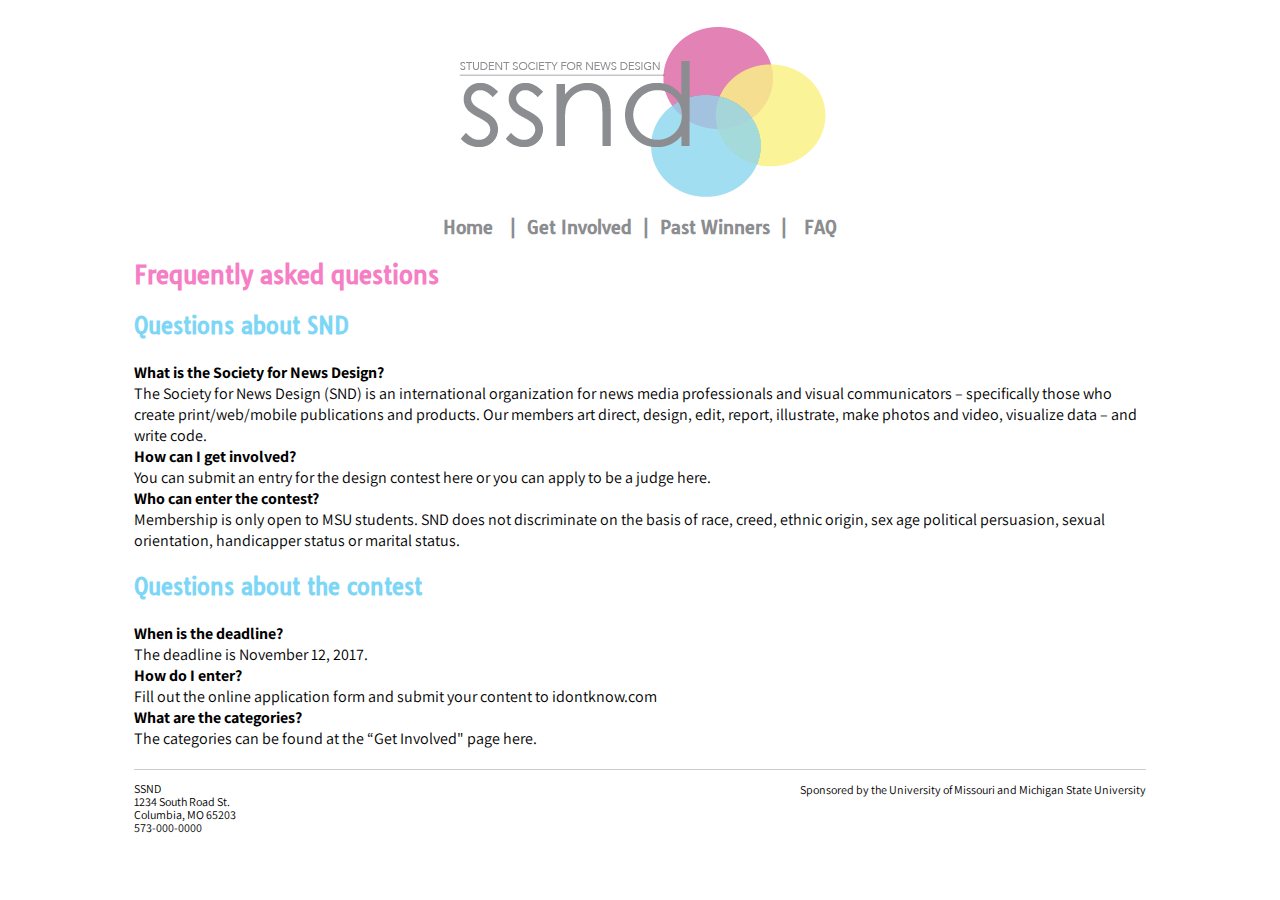
<file: faq.html>
<!DOCTYPE html PUBLIC "-//W3C//DTD XHTML 1.0 Transitional//EN"
   "http://www.w3.org/TR/xhtml1/DTD/xhtml1-transitional.dtd">

<html xmlns="http://www.w3.org/1999/xhtml">

<head>
<title>SSND | FAQ</title>

  <meta http-equiv="content-type" content="text/html;charset=utf-8" />
  <meta name="viewport" content="width=device-width, initial-scale=1">
  <link href="https://fonts.googleapis.com/css?family=Assistant|Tauri" rel="stylesheet">
  <link rel="stylesheet" type="text/css" href="style.css" />
</head>
<body>
  <div id="header">
    <a href="index.html"><img src="logo.png" /></a>
    <div id="navigation">
      <a href="index.html">Home</a>
      <p class="divider"> | </p>
        <div class="dropdown" id="getinvolved">
          <button class="dropbtn">Get Involved</button>
          <div class="dropdown-content">
            <a href="getinvolved_contest.html">News Design Contest</a>
            <a href="getinvolved_scholarship.html">Scholarships</a>
            <a href="getinvolved_judges.html">Judges</a>
          </div>
        </div>
       <p class="divider"> | </p>
       <div class="dropdown" id="pastwinners">
         <button class="dropbtn">Past Winners</button>
         <div class="dropdown-content">
           <a href="pastwinners_newspapers.html">Newspapers</a>
           <a href="pastwinners_magazines.html">Magazines</a>
           <a href="pastwinners_multimedia.html">Web/Multimedia</a>
           <a href="pastwinners_other.html">Other</a>
         </div>
       </div>
      <p class="divider"> | </p>
      <a href="faq.html">FAQ</a>
    </div>
  </div>

  <div id="content">
    <h1>Frequently asked questions</h1>
    <h3> Questions about SND</h3>
    <p class="q">What is the Society for News Design?</p>
    <p>The Society for News Design (SND) is an international organization for news media professionals and visual communicators – specifically those who create print/web/mobile publications and products. Our members art direct, design, edit, report, illustrate, make photos and video, visualize data – and write code.</p>
    <p class="q">How can I get involved?</p>
    <p> You can submit an entry for the design contest here or you can apply to be a judge here. </p>
    <p class="q">Who can enter the contest?</p>
    <p>Membership is only open to MSU students. SND does not discriminate on the basis of race, creed, ethnic origin, sex age political persuasion, sexual orientation, handicapper status or marital status. </p>

    <h3> Questions about the contest</h3>
    <p class="q">When is the deadline?</p>
    <p> The deadline is November 12, 2017. </p>
    <p class="q">How do I enter?</p>
    <p> Fill out the online application form and submit your content to idontknow.com </p>
    <p class="q">What are the categories?</p>
    <p> The categories can be found at the “Get Involved" page here.  </p>

  </div>

  <footer>
    <p class="contact">SSND<br />
    1234 South Road St.<br />
    Columbia, MO 65203<br />
    573-000-0000</p>
    <p class="sponsored">Sponsored by the University of Missouri and Michigan State University</p>
  </footer>
</body>
</html>
</file>
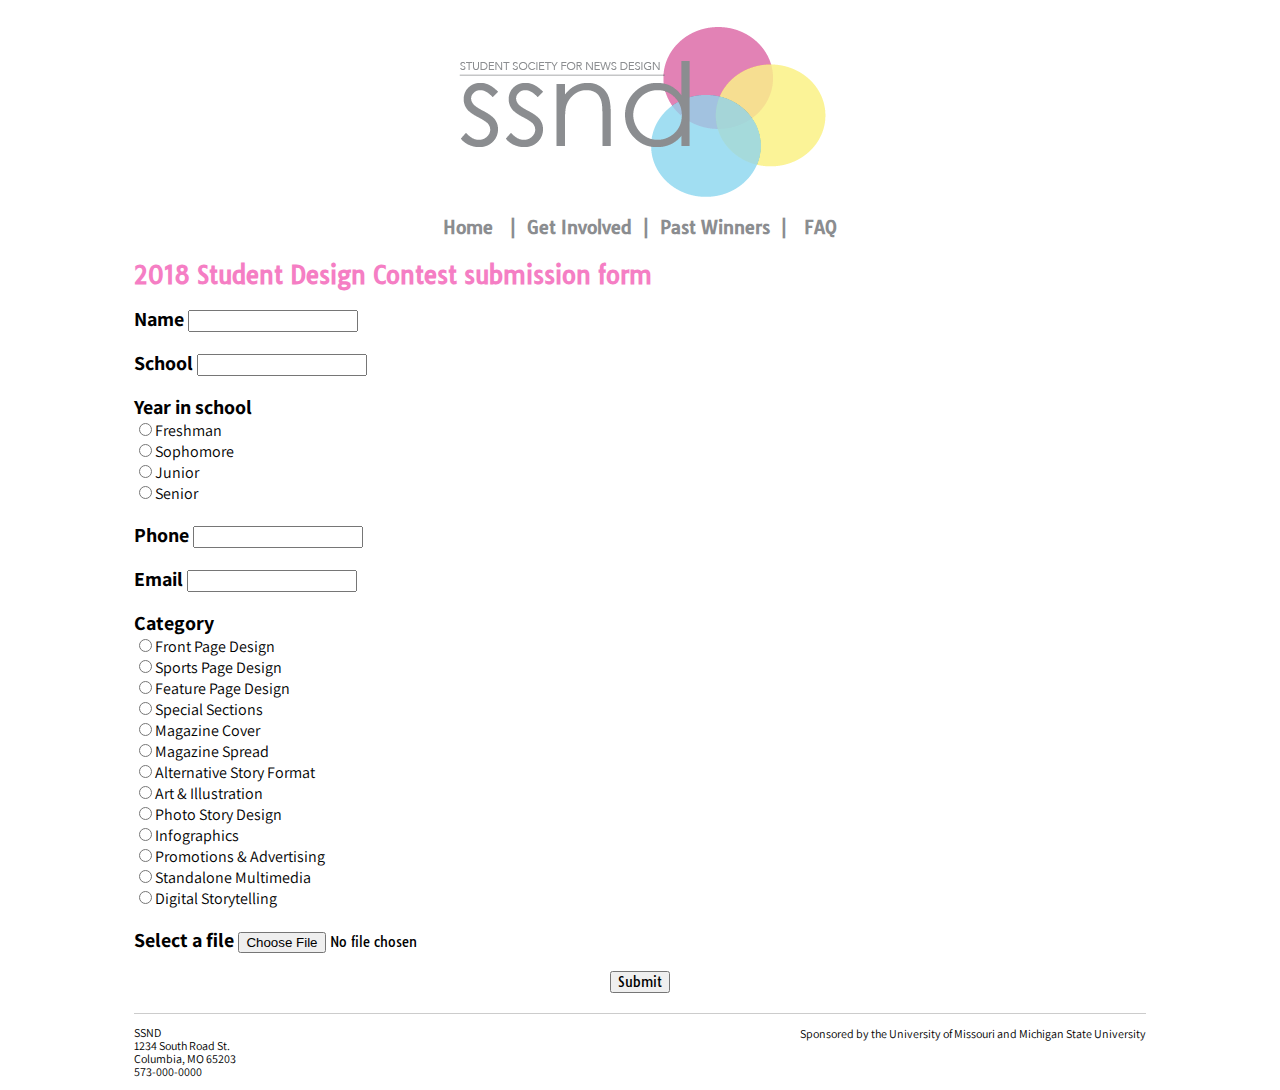
<file: form_contest.html>
<!DOCTYPE html PUBLIC "-//W3C//DTD XHTML 1.0 Transitional//EN"
   "http://www.w3.org/TR/xhtml1/DTD/xhtml1-transitional.dtd">

<html xmlns="http://www.w3.org/1999/xhtml">

<head>
<title>SSND | Submit</title>

  <meta http-equiv="content-type" content="text/html;charset=utf-8" />
  <meta name="viewport" content="width=device-width, initial-scale=1">
  <link href="https://fonts.googleapis.com/css?family=Assistant|Tauri" rel="stylesheet">
  <link rel="stylesheet" type="text/css" href="style.css" />
</head>
<body>
  <div id="header">
    <a href="index.html"><img src="logo.png" /></a>
    <div id="navigation">
      <a href="index.html">Home</a>
      <p class="divider"> | </p>
        <div class="dropdown" id="getinvolved">
          <button class="dropbtn">Get Involved</button>
          <div class="dropdown-content">
            <a href="getinvolved_contest.html">News Design Contest</a>
            <a href="#">Scholarships</a>
            <a href="#">Judges</a>
          </div>
        </div>
       |
       <div class="dropdown" id="pastwinners">
         <button class="dropbtn">Past Winners</button>
         <div class="dropdown-content">
           <a href="pastwinners_newspapers.html">Newspapers</a>
           <a href="#">Magazines</a>
           <a href="#">Web/Multimedia</a>
           <a href="#">Other</a>
         </div>
       </div>
      |
      <a href="faq.html">FAQ</a>
    </div>
  </div>

  <div id="content" class="formcontent">
    <form>
      <h1>2018 Student Design Contest submission form</h1>
      <p class="form">Name <input type="text" name="name"></p><br />
      <p class="form">School <input type="text" name="school"></p><br />
      <p class="form">Year in school</p>
      <p><input type="radio" name="yearinschool" value="freshman">Freshman</p>
      <p><input type="radio" name="yearinschool" value="sophomore">Sophomore</p>
      <p><input type="radio" name="yearinschool" value="junior">Junior</p>
      <p><input type="radio" name="yearinschool" value="senior">Senior</p><br />
      <p class="form">Phone <input type="tel" name="phone" /></p><br />
      <p class="form">Email <input type="email" name="email" /></p><br />
      <p class="form">Category </p>
      <p><input type="radio" name="category" value="frontpage">Front Page Design</p>
      <p><input type="radio" name="category" value="sportspage">Sports Page Design</p>
      <p><input type="radio" name="category" value="featurepage">Feature Page Design</p>
      <p><input type="radio" name="category" value="specialsection">Special Sections</p>
      <p><input type="radio" name="category" value="magcover">Magazine Cover</p>
      <p><input type="radio" name="magspread">Magazine Spread</p>
      <p><input type="radio" name="category" value="altstory">Alternative Story Format</p>
      <p><input type="radio" name="category" value="art">Art & Illustration</p>
      <p><input type="radio" name="category" value="photostory">Photo Story Design</p>
      <p><input type="radio" name="category" value="graphic">Infographics</p>
      <p><input type="radio" name="category" value="ad">Promotions & Advertising</p>
      <p><input type="radio" name="category" value="standalone">Standalone Multimedia</p>
      <p><input type="radio" name="category" value="digitalstory">Digital Storytelling</p><br />
      <p class="form">Select a file <input type="file" name="submission"></p><br />
      <!-- intend to add pay buttons -->
      <input type="Submit" value="Submit">
    </form>

  </div>

  <footer>
    <p class="contact">SSND<br />
    1234 South Road St.<br />
    Columbia, MO 65203<br />
    573-000-0000</p>
    <p class="sponsored">Sponsored by the University of Missouri and Michigan State University</p>
  </footer>
</body>
</html>
</file>
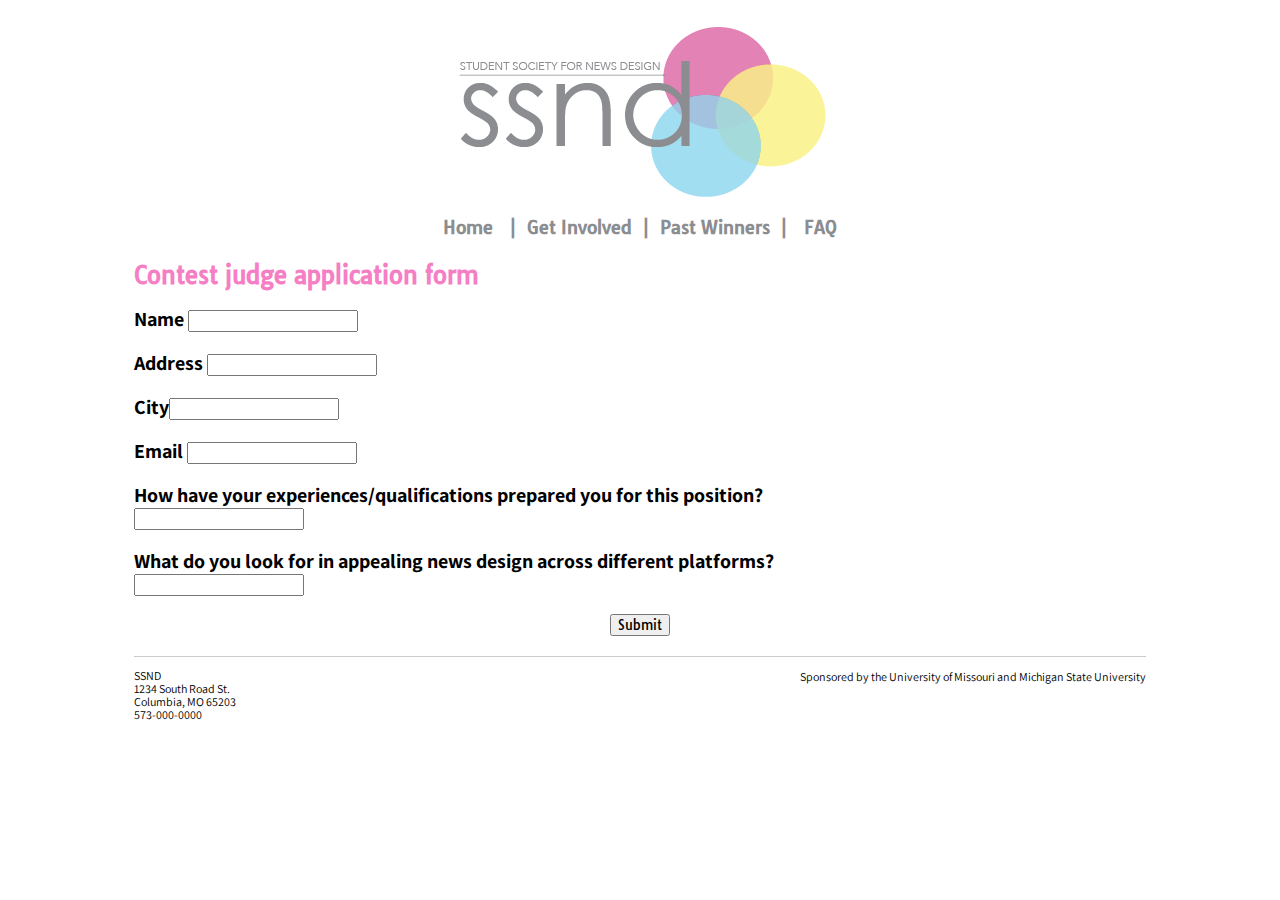
<file: form_judges.html>
<!DOCTYPE html PUBLIC "-//W3C//DTD XHTML 1.0 Transitional//EN"
   "http://www.w3.org/TR/xhtml1/DTD/xhtml1-transitional.dtd">

<html xmlns="http://www.w3.org/1999/xhtml">

<head>
<title>SSND | Submit</title>

  <meta http-equiv="content-type" content="text/html;charset=utf-8" />
  <meta name="viewport" content="width=device-width, initial-scale=1">
  <link href="https://fonts.googleapis.com/css?family=Assistant|Tauri" rel="stylesheet">
  <link rel="stylesheet" type="text/css" href="style.css" />
</head>
<body>
  <div id="header">
    <a href="index.html"><img src="logo.png" /></a>
    <div id="navigation">
      <a href="index.html">Home</a>
      <p class="divider"> | </p>
        <div class="dropdown" id="getinvolved">
          <button class="dropbtn">Get Involved</button>
          <div class="dropdown-content">
            <a href="getinvolved_contest.html">News Design Contest</a>
            <a href="getinvolved_scholarship.html">Scholarships</a>
            <a href="getinvolved_judges.html">Judges</a>
          </div>
        </div>
       <p class="divider"> | </p>
       <div class="dropdown" id="pastwinners">
         <button class="dropbtn">Past Winners</button>
         <div class="dropdown-content">
           <a href="pastwinners_newspapers.html">Newspapers</a>
           <a href="pastwinners_magazines.html">Magazines</a>
           <a href="pastwinners_multimedia.html">Web/Multimedia</a>
           <a href="pastwinners_other.html">Other</a>
         </div>
       </div>
      <p class="divider"> | </p>
      <a href="faq.html">FAQ</a>
    </div>
  </div>

  <div id="content" class="formcontent">
    <form>
      <h1>Contest judge application form</h1>

      <p class="form">Name <input type="text" name="name"></p><br />
      <p class="form">Address <input type="text" name="address"></p><br />
      <p class="form">City<input type="text" name="address"></p><br />
      <p class="form">Email <input type="email" name="email" /></p><br />
      <p class="form">How have your experiences/qualifications prepared you for this position? <br /><input type="text" name="qualifications" /></p><br />
      <p class="form">What do you look for in appealing news design across different platforms? <br /><input type="text" name="platforms" /></p><br />
      <!-- <p class="form">Select a file <input type="file" name="submission"></p><br /> -->
      <!-- intend to add pay buttons -->
      <input type="Submit" value="Submit">
    </form>

  </div>

  <footer>
    <p class="contact">SSND<br />
    1234 South Road St.<br />
    Columbia, MO 65203<br />
    573-000-0000</p>
    <p class="sponsored">Sponsored by the University of Missouri and Michigan State University</p>
  </footer>
</body>
</html>
</file>
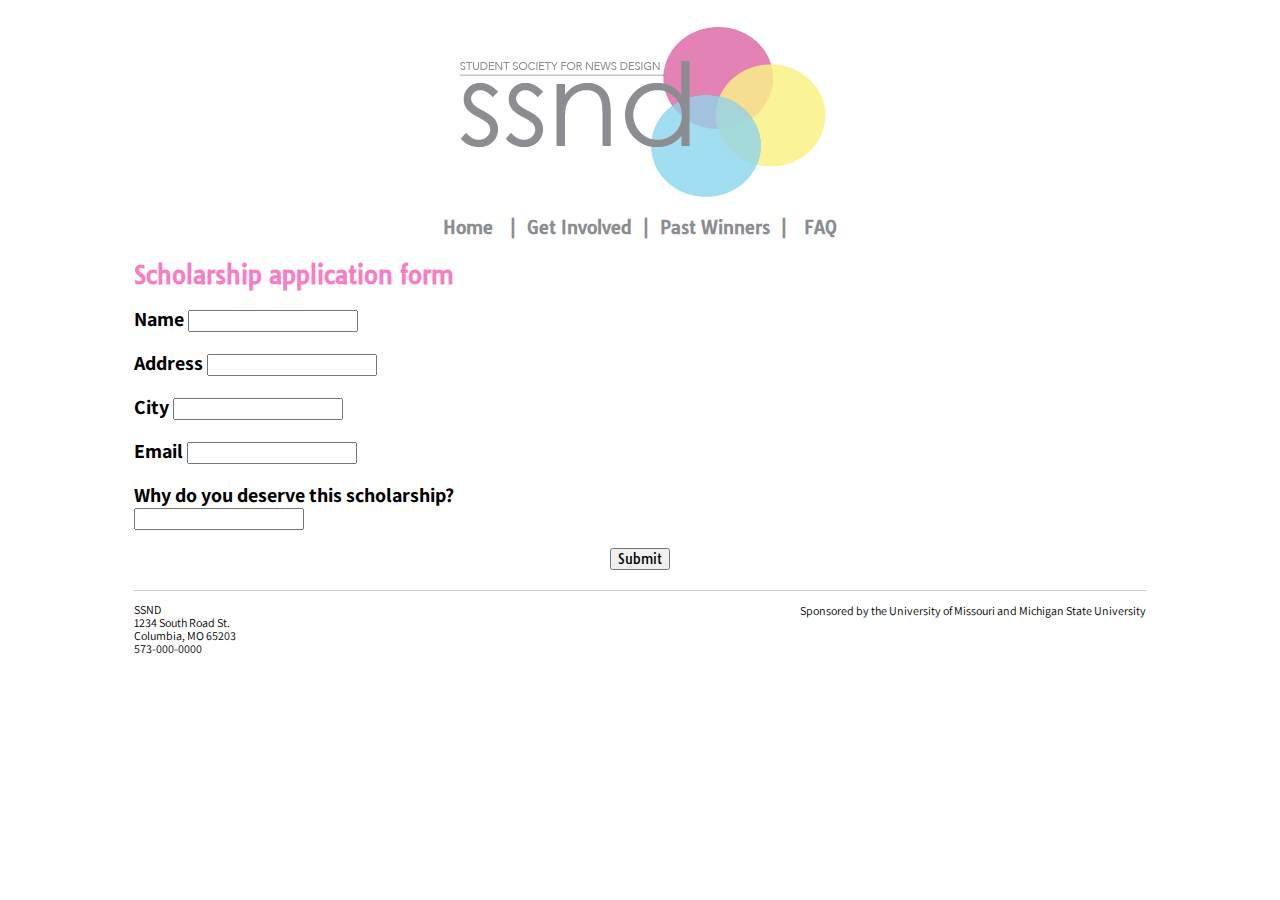
<file: form_scholarship.html>
<!DOCTYPE html PUBLIC "-//W3C//DTD XHTML 1.0 Transitional//EN"
   "http://www.w3.org/TR/xhtml1/DTD/xhtml1-transitional.dtd">

<html xmlns="http://www.w3.org/1999/xhtml">

<head>
<title>SSND | Submit</title>

  <meta http-equiv="content-type" content="text/html;charset=utf-8" />
  <meta name="viewport" content="width=device-width, initial-scale=1">
  <link href="https://fonts.googleapis.com/css?family=Assistant|Tauri" rel="stylesheet">
  <link rel="stylesheet" type="text/css" href="style.css" />
</head>
<body>
  <div id="header">
    <a href="index.html"><img src="logo.png" /></a>
    <div id="navigation">
      <a href="index.html">Home</a>
      <p class="divider"> | </p>
        <div class="dropdown" id="getinvolved">
          <button class="dropbtn">Get Involved</button>
          <div class="dropdown-content">
            <a href="getinvolved_contest.html">News Design Contest</a>
            <a href="getinvolved_scholarship.html">Scholarships</a>
            <a href="getinvolved_judges.html">Judges</a>
          </div>
        </div>
       <p class="divider"> | </p>
       <div class="dropdown" id="pastwinners">
         <button class="dropbtn">Past Winners</button>
         <div class="dropdown-content">
           <a href="pastwinners_newspapers.html">Newspapers</a>
           <a href="pastwinners_magazines.html">Magazines</a>
           <a href="pastwinners_multimedia.html">Web/Multimedia</a>
           <a href="pastwinners_other.html">Other</a>
         </div>
       </div>
      <p class="divider"> | </p>
      <a href="faq.html">FAQ</a>
    </div>
  </div>

  <div id="content" class="formcontent">
    <form>
      <h1>Scholarship application form</h1>
      <p class="form">Name <input type="text" name="name"></p><br />
      <p class="form">Address <input type="text" name="address"></p><br />
      <p class="form">City <input type="text" name="address"></p><br />
      <p class="form">Email <input type="email" name="email" /></p><br />
      <p class="form">Why do you deserve this scholarship? <br /><input type="text" name="qualifications" /></p><br />
      <!-- intend to add pay buttons -->
      <input type="Submit" value="Submit">
    </form>

  </div>

  <footer>
    <p class="contact">SSND<br />
    1234 South Road St.<br />
    Columbia, MO 65203<br />
    573-000-0000</p>
    <p class="sponsored">Sponsored by the University of Missouri and Michigan State University</p>
  </footer>
</body>
</html>
</file>
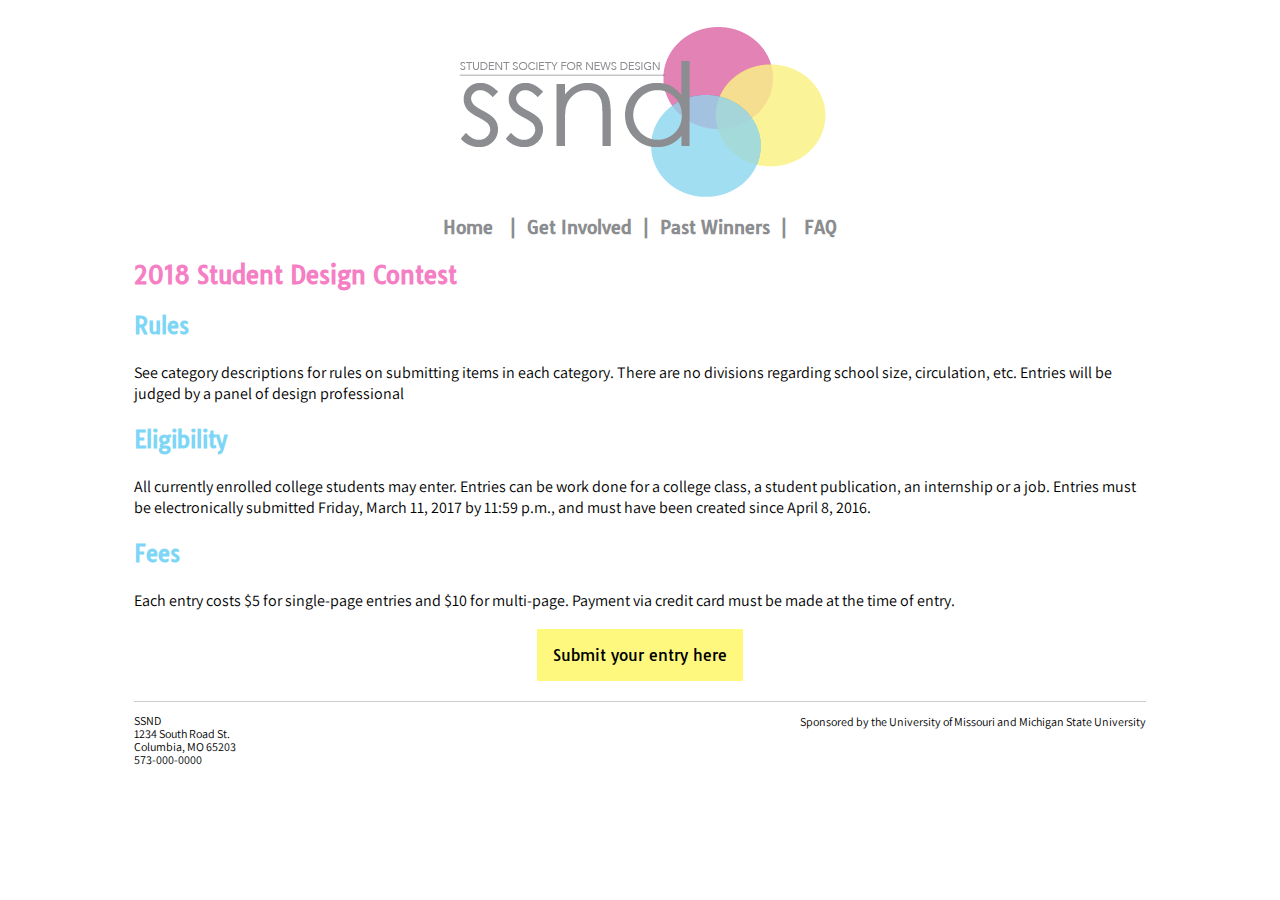
<file: getinvolved_contest.html>
<!DOCTYPE html PUBLIC "-//W3C//DTD XHTML 1.0 Transitional//EN"
   "http://www.w3.org/TR/xhtml1/DTD/xhtml1-transitional.dtd">

<html xmlns="http://www.w3.org/1999/xhtml">

<head>
<title>SSND | Get Involved</title>

  <meta http-equiv="content-type" content="text/html;charset=utf-8" />
  <meta name="viewport" content="width=device-width, initial-scale=1">
  <link href="https://fonts.googleapis.com/css?family=Assistant|Tauri" rel="stylesheet">
  <link rel="stylesheet" type="text/css" href="style.css" />
</head>
<body>
  <div id="header">
    <a href="index.html"><img src="logo.png" /></a>
    <div id="navigation">
      <a href="index.html">Home</a>
      <p class="divider"> | </p>
        <div class="dropdown" id="getinvolved">
          <button class="dropbtn">Get Involved</button>
          <div class="dropdown-content">
            <a href="getinvolved_contest.html">News Design Contest</a>
            <a href="#">Scholarships</a>
            <a href="#">Judges</a>
          </div>
        </div>
       |
       <div class="dropdown" id="pastwinners">
         <button class="dropbtn">Past Winners</button>
         <div class="dropdown-content">
           <a href="pastwinners_newspapers.html">Newspapers</a>
           <a href="#">Magazines</a>
           <a href="#">Web/Multimedia</a>
           <a href="#">Other</a>
         </div>
       </div>
      |
      <a href="faq.html">FAQ</a>
    </div>
  </div>

  <div id="content">
    <h1>2018 Student Design Contest</h1>
    <h3>Rules</h3>
    <p>See category descriptions for rules on submitting items in each category. There are no divisions regarding school size, circulation, etc. Entries will be judged by a panel of design professional</p>

    <h3>Eligibility</h3>
    <p>All currently enrolled college students may enter. Entries can be work done for a college class, a student publication, an internship or a job. Entries must be electronically submitted Friday, March 11, 2017 by 11:59 p.m., and must have been created since April 8, 2016.</p>

    <h3>Fees</h3>
    <p>Each entry costs $5 for single-page entries and $10 for multi-page. Payment via credit card must be made at the time of entry.</p><br />

    <!-- <h2><a href="form_contest.html">Submit your entry here</a></h2> -->

    <form method="GET" action="form_contest.html">
      <input type="submit" value="Submit your entry here" class="submitbutton">
    </form>
  </div>

  <footer>
    <p class="contact">SSND<br />
    1234 South Road St.<br />
    Columbia, MO 65203<br />
    573-000-0000</p>
    <p class="sponsored">Sponsored by the University of Missouri and Michigan State University</p>
  </footer>
</body>
</html>
</file>
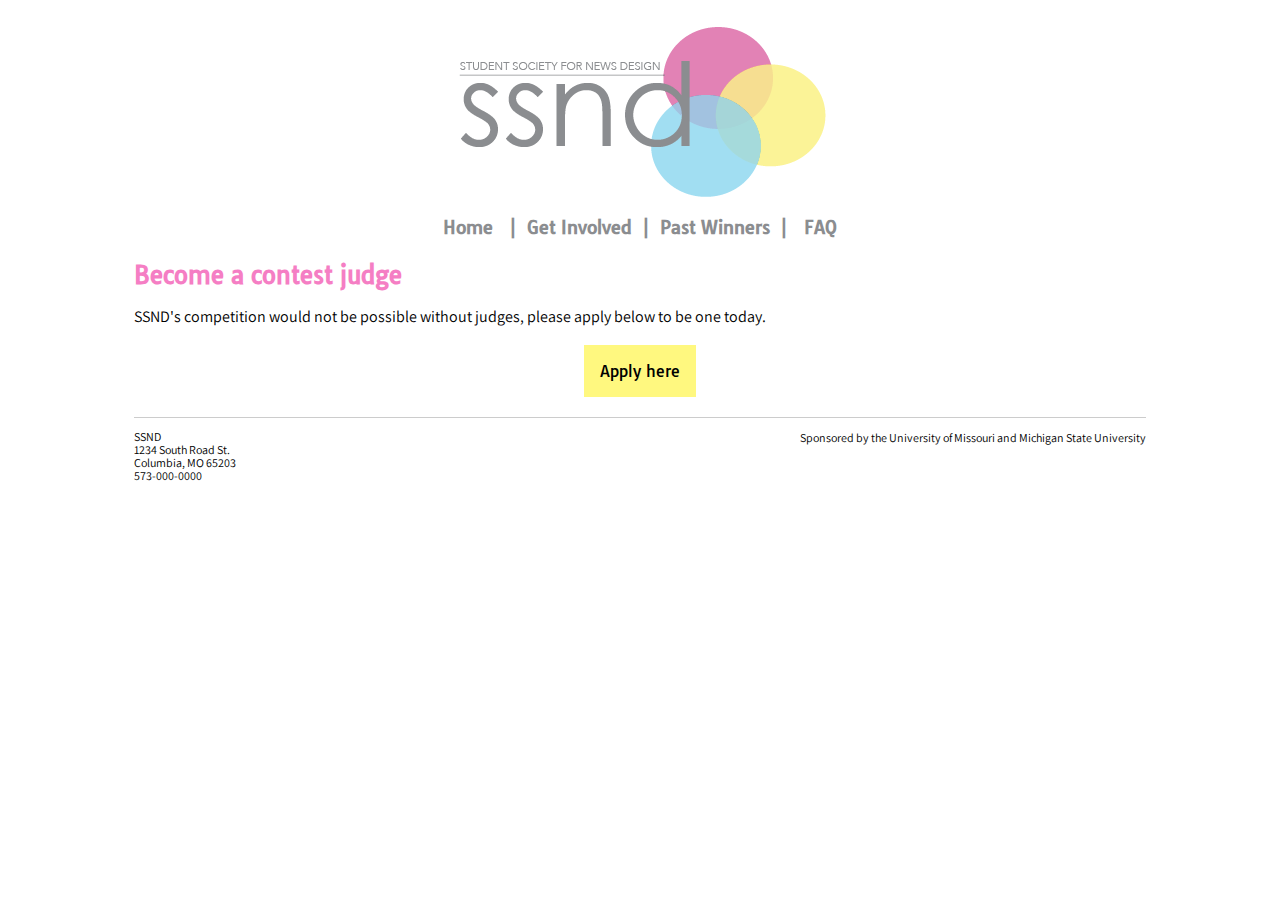
<file: getinvolved_judges.html>
<!DOCTYPE html PUBLIC "-//W3C//DTD XHTML 1.0 Transitional//EN"
   "http://www.w3.org/TR/xhtml1/DTD/xhtml1-transitional.dtd">

<html xmlns="http://www.w3.org/1999/xhtml">

<head>
<title>SSND | Get Involved</title>

  <meta http-equiv="content-type" content="text/html;charset=utf-8" />
  <meta name="viewport" content="width=device-width, initial-scale=1">
  <link href="https://fonts.googleapis.com/css?family=Assistant|Tauri" rel="stylesheet">
  <link rel="stylesheet" type="text/css" href="style.css" />
</head>
<body>
  <div id="header">
    <a href="index.html"><img src="logo.png" /></a>
    <div id="navigation">
      <a href="index.html">Home</a>
      <p class="divider"> | </p>
        <div class="dropdown" id="getinvolved">
          <button class="dropbtn">Get Involved</button>
          <div class="dropdown-content">
            <a href="getinvolved_contest.html">News Design Contest</a>
            <a href="getinvolved_scholarship.html">Scholarships</a>
            <a href="getinvolved_judges.html">Judges</a>
          </div>
        </div>
       <p class="divider"> | </p>
       <div class="dropdown" id="pastwinners">
         <button class="dropbtn">Past Winners</button>
         <div class="dropdown-content">
           <a href="pastwinners_newspapers.html">Newspapers</a>
           <a href="pastwinners_magazines.html">Magazines</a>
           <a href="pastwinners_multimedia.html">Web/Multimedia</a>
           <a href="pastwinners_other.html">Other</a>
         </div>
       </div>
      <p class="divider"> | </p>
      <a href="faq.html">FAQ</a>
    </div>
  </div>

  <div id="content">
    <h1>Become a contest judge</h1>
    <p>SSND's competition would not be possible without judges, please apply below to be one today.</p>
    <br />

    <form method="GET" action="form_judges.html">
      <input type="submit" value="Apply here" class="submitbutton">
    </form>
  </div>

  <footer>
    <p class="contact">SSND<br />
    1234 South Road St.<br />
    Columbia, MO 65203<br />
    573-000-0000</p>
    <p class="sponsored">Sponsored by the University of Missouri and Michigan State University</p>
  </footer>
</body>
</html>
</file>
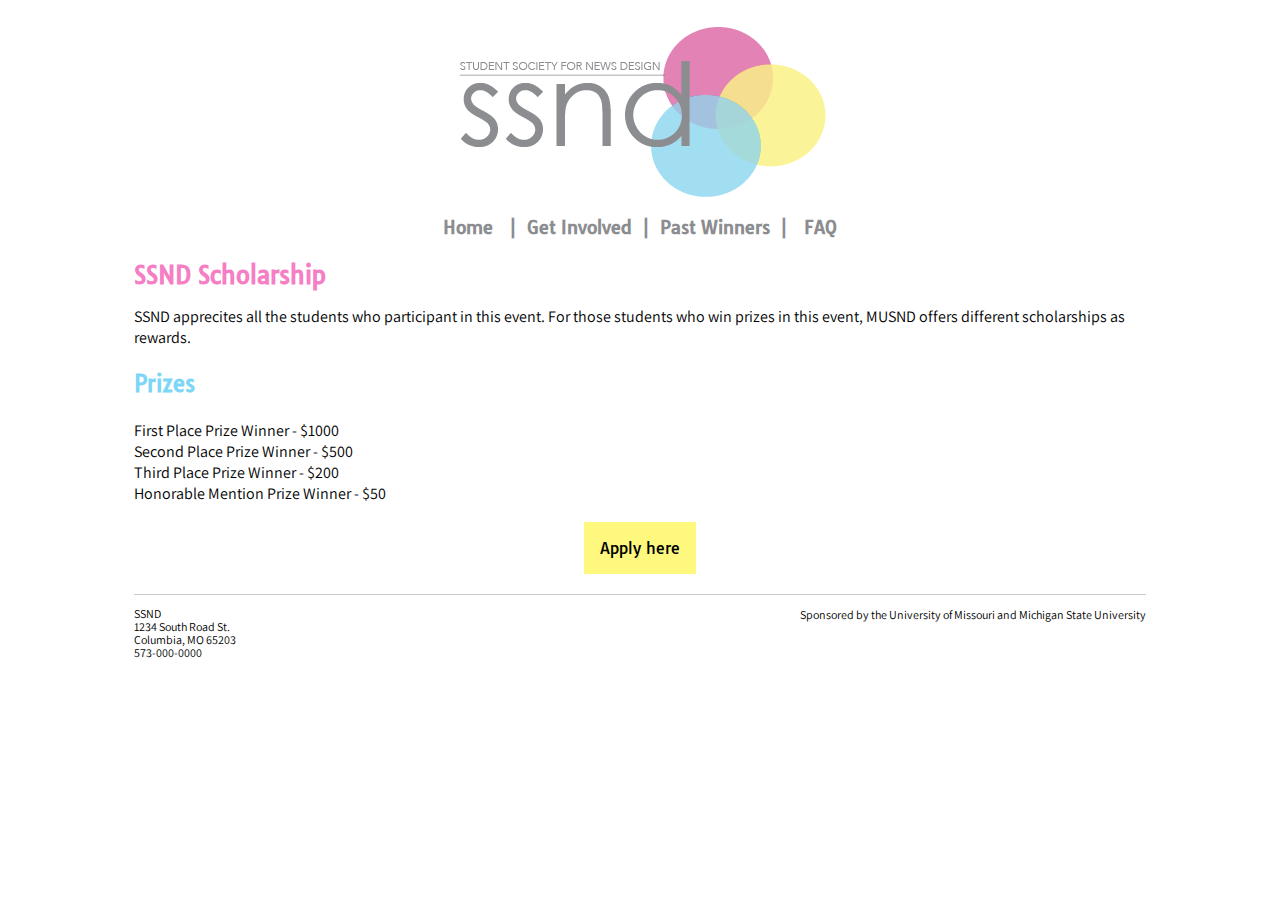
<file: getinvolved_scholarship.html>
<!DOCTYPE html PUBLIC "-//W3C//DTD XHTML 1.0 Transitional//EN"
   "http://www.w3.org/TR/xhtml1/DTD/xhtml1-transitional.dtd">

<html xmlns="http://www.w3.org/1999/xhtml">

<head>
<title>SSND | Get Involved</title>

  <meta http-equiv="content-type" content="text/html;charset=utf-8" />
  <meta name="viewport" content="width=device-width, initial-scale=1">
  <link href="https://fonts.googleapis.com/css?family=Assistant|Tauri" rel="stylesheet">
  <link rel="stylesheet" type="text/css" href="style.css" />
</head>
<body>
  <div id="header">
    <a href="index.html"><img src="logo.png" /></a>
    <div id="navigation">
      <a href="index.html">Home</a>
      <p class="divider"> | </p>
        <div class="dropdown" id="getinvolved">
          <button class="dropbtn">Get Involved</button>
          <div class="dropdown-content">
            <a href="getinvolved_contest.html">News Design Contest</a>
            <a href="getinvolved_scholarship.html">Scholarships</a>
            <a href="getinvolved_judges.html">Judges</a>
          </div>
        </div>
       <p class="divider"> | </p>
       <div class="dropdown" id="pastwinners">
         <button class="dropbtn">Past Winners</button>
         <div class="dropdown-content">
           <a href="pastwinners_newspapers.html">Newspapers</a>
           <a href="pastwinners_magazines.html">Magazines</a>
           <a href="pastwinners_multimedia.html">Web/Multimedia</a>
           <a href="pastwinners_other.html">Other</a>
         </div>
       </div>
      <p class="divider"> | </p>
      <a href="faq.html">FAQ</a>
    </div>
  </div>

  <div id="content">
    <h1>SSND Scholarship</h1>
    <p>SSND apprecites all the students who participant in this event. For those students who win prizes in this event, MUSND offers different scholarships as rewards.</p>
    <h3>Prizes</h3>
      <p>First Place Prize Winner - $1000</p>
      <p>Second Place Prize Winner - $500</p>
      <p>Third Place Prize Winner - $200</p>
      <p>Honorable Mention Prize Winner - $50</p>
      <br />

    <form method="GET" action="form_scholarship.html">
      <input type="submit" value="Apply here" class="submitbutton">
    </form>
  </div>

  <footer>
    <p class="contact">SSND<br />
    1234 South Road St.<br />
    Columbia, MO 65203<br />
    573-000-0000</p>
    <p class="sponsored">Sponsored by the University of Missouri and Michigan State University</p>
  </footer>
</body>
</html>
</file>
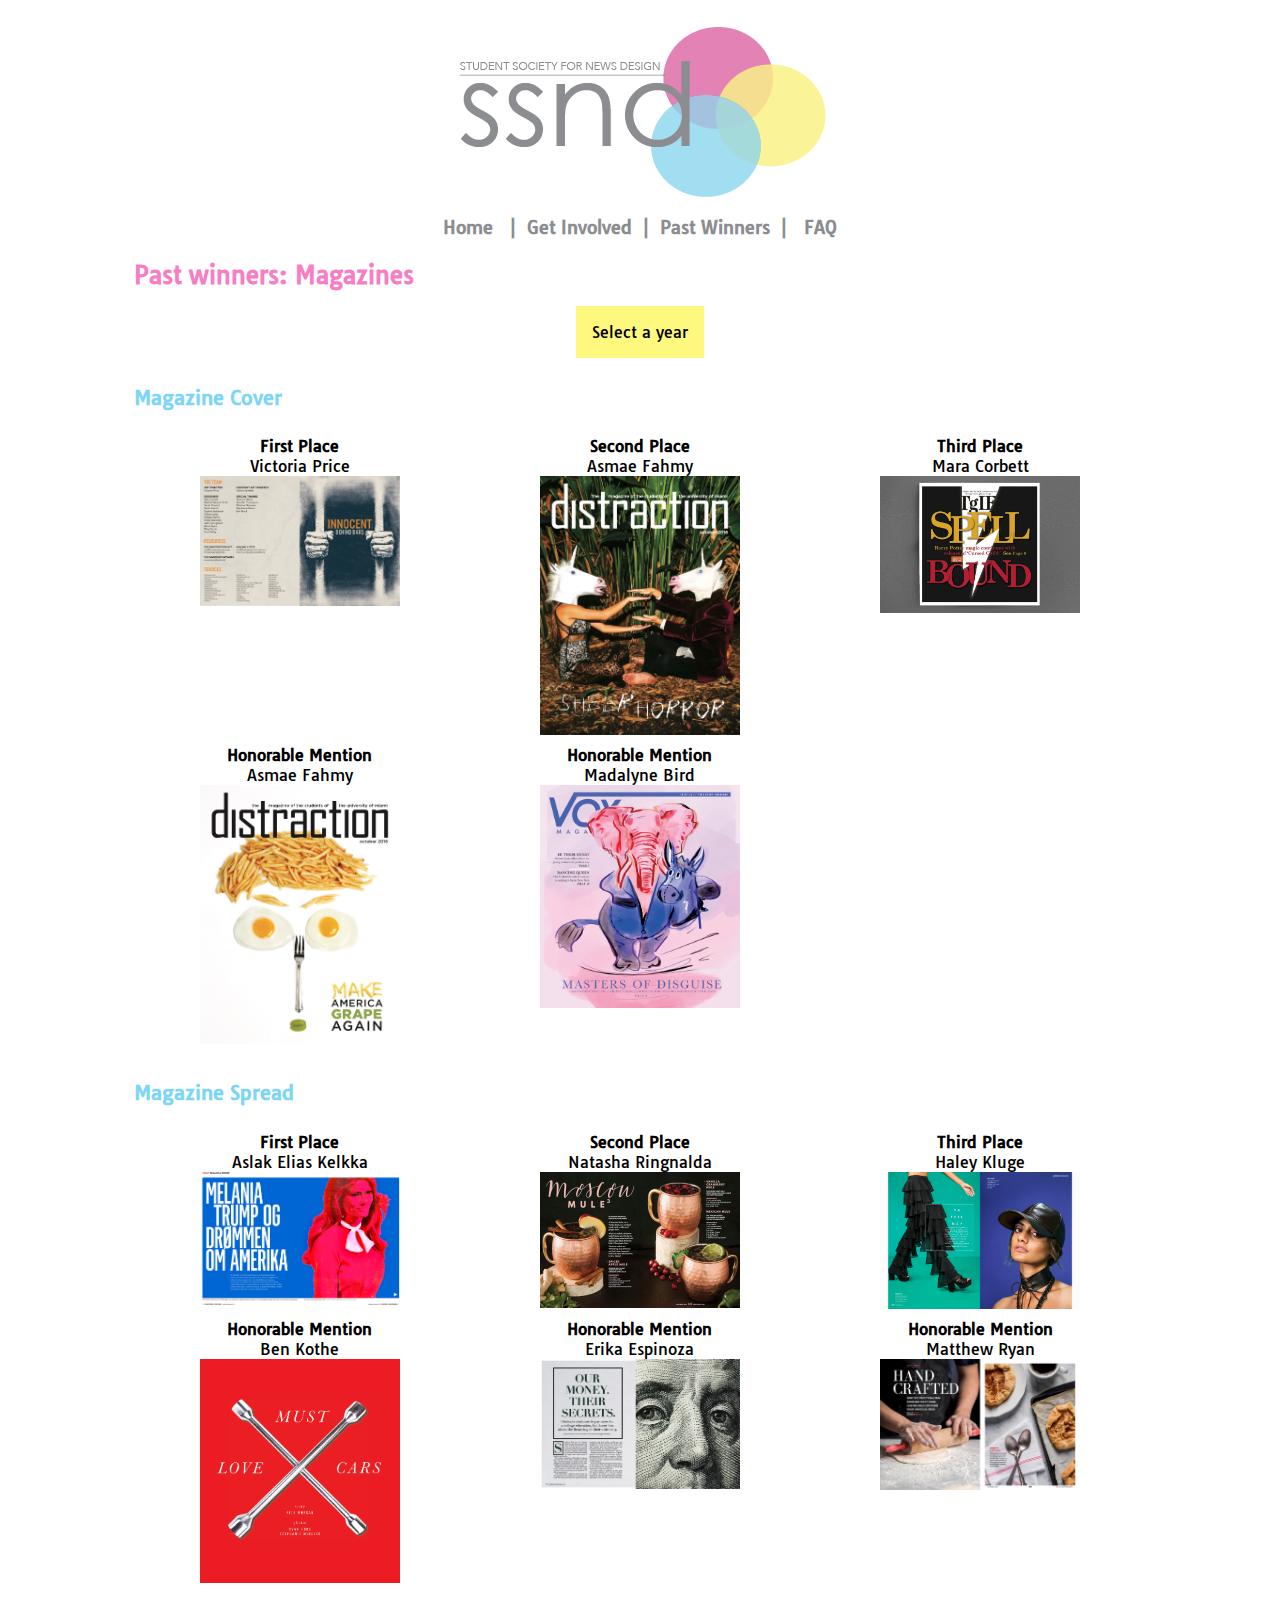
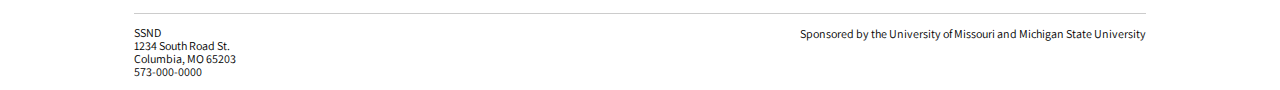
<file: pastwinners_magazines.html>
<!DOCTYPE html PUBLIC "-//W3C//DTD XHTML 1.0 Transitional//EN"
   "http://www.w3.org/TR/xhtml1/DTD/xhtml1-transitional.dtd">

<html xmlns="http://www.w3.org/1999/xhtml">

<head>
	<title>Past winners | Magazines</title>
  <meta http-equiv="content-type" content="text/html;charset=utf-8" />
  <meta name="viewport" content="width=device-width, initial-scale=1">
  <link href="https://fonts.googleapis.com/css?family=Assistant|Tauri" rel="stylesheet">
  <link rel="stylesheet" type="text/css" href="style.css" />
  <script src="https://code.jquery.com/jquery-1.12.0.min.js"></script>
  <script src="menu.js" type="text/javascript"></script>
</head>

<body>
  <div id="header">
    <a href="index.html"><img src="logo.png" /></a>
    <div id="navigation">
      <a href="index.html">Home</a>
      <p class="divider"> | </p>
        <div class="dropdown" id="getinvolved">
          <button class="dropbtn">Get Involved</button>
          <div class="dropdown-content">
            <a href="getinvolved_contest.html">News Design Contest</a>
            <a href="getinvolved_scholarship.html">Scholarships</a>
            <a href="getinvolved_judges.html">Judges</a>
          </div>
        </div>
       <p class="divider"> | </p>
       <div class="dropdown" id="pastwinners">
         <button class="dropbtn">Past Winners</button>
         <div class="dropdown-content">
           <a href="pastwinners_newspapers.html">Newspapers</a>
           <a href="pastwinners_magazines.html">Magazines</a>
           <a href="pastwinners_multimedia.html">Web/Multimedia</a>
           <a href="pastwinners_other.html">Other</a>
         </div>
       </div>
      <p class="divider"> | </p>
      <a href="faq.html">FAQ</a>
    </div>
  </div>

<div id="content">
  <h1>Past winners: Magazines</h1>
  <div class="dropdown">
    <button onclick="myFunction()" class="dropbtn">Select a year</button>
    <div id="myDropdown" class="dropdown-content">
      <a href="#">2017</a>
      <a href="#">2016</a>
      <a href="#">2015</a>
      <a href="#">2014</a>
      <a href="#">2013</a>
      <a href="#">2012</a>
      <a href="#">2011</a>
      <a href="#">2010</a>
      <a href="#">2009</a>
      <a href="#">2008</a>
      <a href="#">2007</a>
      <a href="#">2006</a>
      <a href="#">2005</a>
      <a href="#">2004</a>
      <a href="#">2003</a>
    </div>
  </div>

<h4>Magazine Cover</h4>
  <div class="winnergrid" id="5_magazine_cover">
    <div class="winner1" id="1_victoria_price">
      <p class="awardtitle">First Place</p>
      <p class="winnername">Victoria Price</p>
      <a href="past_winners/5_magazine_cover/1_victoria_price.jpeg" target="_blank"><img src="past_winners/5_magazine_cover/1_victoria_price.jpeg"></a>
    </div>
    <div class="winner2" id="2_asmae_fahmy">
      <p class="awardtitle">Second Place</p>
      <p class="winnername">Asmae Fahmy</p>
      <a href="past_winners/5_magazine_cover/2_asmae_fahmy.jpeg" target="_blank"><img src="past_winners/5_magazine_cover/2_asmae_fahmy.jpeg"></a>
    </div>
    <div class="winner3" id="3_mara_corbett">
      <p class="awardtitle">Third Place</p>
      <p class="winnername">Mara Corbett</p>
      <a href="past_winners/5_magazine_cover/3_mara_corbett.jpg" target="_blank"><img src="past_winners/5_magazine_cover/3_mara_corbett.jpg"></a>
    </div>
    <div class="winner4" id="h_asmae_fahmy">
      <p class="awardtitle">Honorable Mention</p>
      <p class="winnername">Asmae Fahmy</p>
      <a href="past_winners/5_magazine_cover/h_asmae_fahmy.jpeg" target="_blank"><img src="past_winners/5_magazine_cover/h_asmae_fahmy.jpeg"></a>
    </div>
    <div class="winner5" id="h_madalyne_bird">
      <p class="awardtitle">Honorable Mention</p>
      <p class="winnername">Madalyne Bird</p>
      <a href="past_winners/5_magazine_cover/h_madalyne_bird.jpeg" target="_blank"><img src="past_winners/5_magazine_cover/h_madalyne_bird.jpeg"></a>
    </div>
  </div>

  <h4>Magazine Spread</h4>
    <div class="winnergrid" id="6_magazine_spread">
      <div class="winner1" id="1_aslak_elias_kelkka">
        <p class="awardtitle">First Place</p>
        <p class="winnername">Aslak Elias Kelkka</p>
        <a href="past_winners/6_magazine_spread/1_aslak_elias_kelkka.jpeg" target="_blank"><img src="past_winners/6_magazine_spread/1_aslak_elias_kelkka.jpeg"></a>
      </div>
      <div class="winner2" id="2_natasha_ringnalda">
        <p class="awardtitle">Second Place</p>
        <p class="winnername">Natasha Ringnalda</p>
        <a href="past_winners/6_magazine_spread/2_natasha_ringnalda.jpeg" target="_blank"><img src="past_winners/6_magazine_spread/2_natasha_ringnalda.jpeg"></a>
      </div>
      <div class="winner3" id="3_haley_kluge.jpg">
        <p class="awardtitle">Third Place</p>
        <p class="winnername">Haley Kluge</p>
        <a href="past_winners/6_magazine_spread/3_haley_kluge.jpg" target="_blank"><img src="past_winners/6_magazine_spread/3_haley_kluge.jpg"></a>
      </div>
      <div class="winner4" id="h_ben_kothe">
        <p class="awardtitle">Honorable Mention</p>
        <p class="winnername">Ben Kothe</p>
        <a href="past_winners/6_magazine_spread/h_ben_kothe.jpeg" target="_blank"><img src="past_winners/6_magazine_spread/h_ben_kothe.jpeg"></a>
      </div>
      <div class="winner5" id="h_erika_espinoza">
        <p class="awardtitle">Honorable Mention</p>
        <p class="winnername">Erika Espinoza</p>
        <a href="past_winners/6_magazine_spread/h_erika_espinoza.jpeg" target="_blank"><img src="past_winners/6_magazine_spread/h_erika_espinoza.jpeg"></a>
      </div>
      <div class="winner6" id="h_matthew_ryan">
        <p class="awardtitle">Honorable Mention</p>
        <p class="winnername">Matthew Ryan</p>
        <a href="past_winners/6_magazine_spread/h_matthew_ryan.jpeg" target="_blank"><img src="past_winners/6_magazine_spread/h_matthew_ryan.jpeg"></a>
      </div>
    </div>


</div>


<footer>
  <p class="contact">SSND<br />
  1234 South Road St.<br />
  Columbia, MO 65203<br />
  573-000-0000</p>
  <p class="sponsored">Sponsored by the University of Missouri and Michigan State University</p>
</footer>

</body>
</html>
</file>
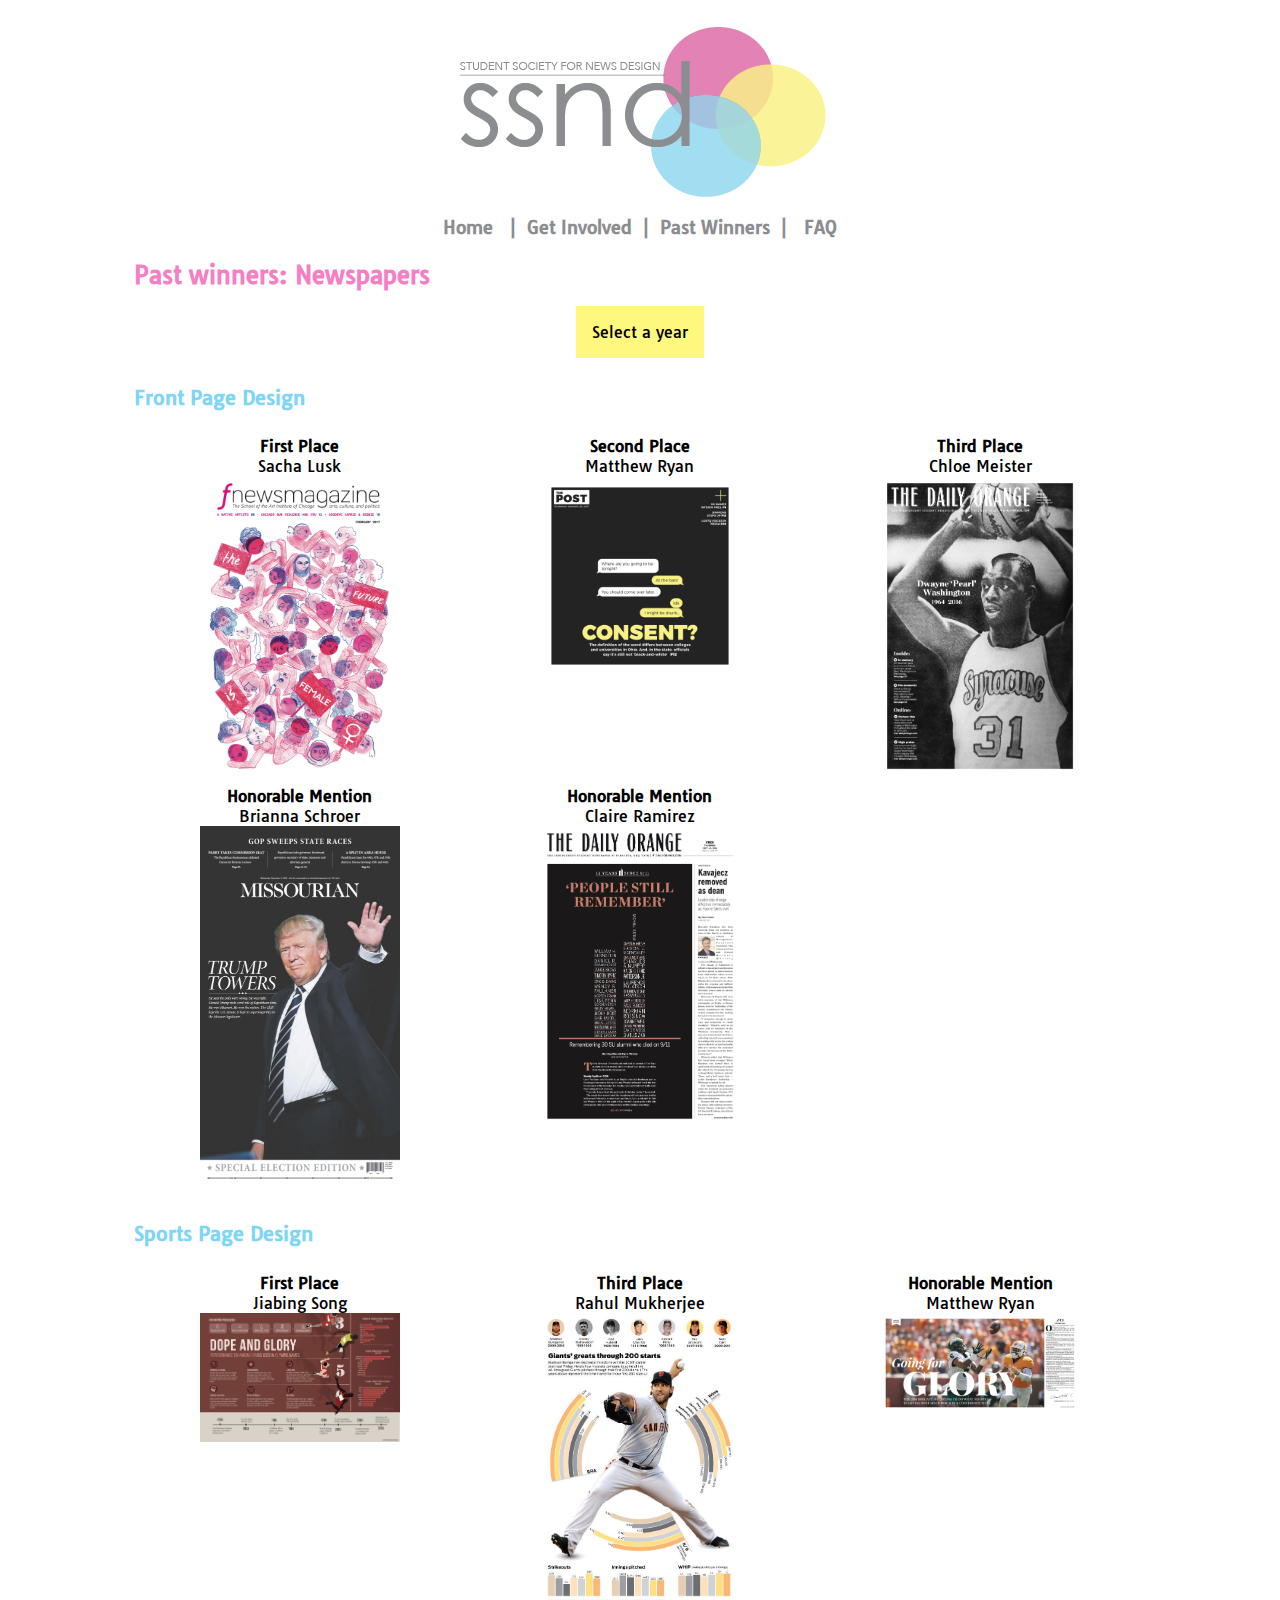
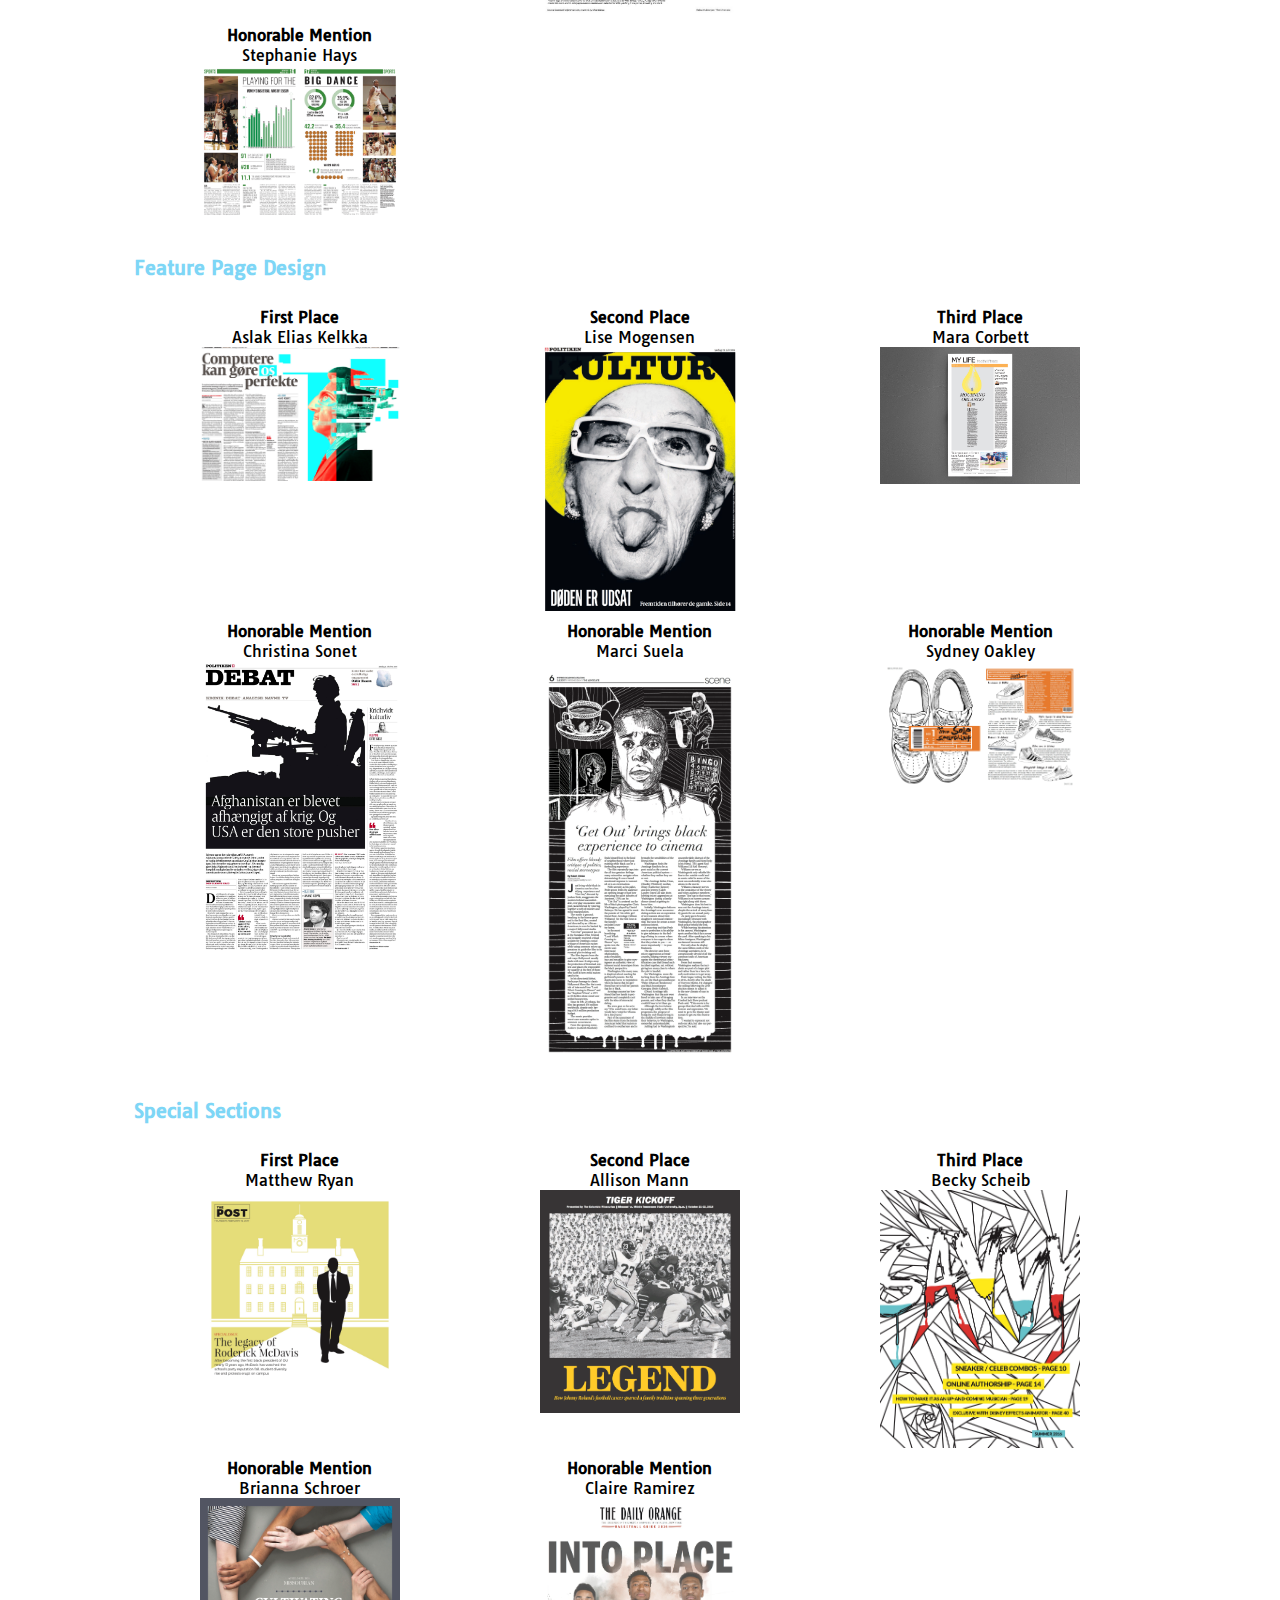
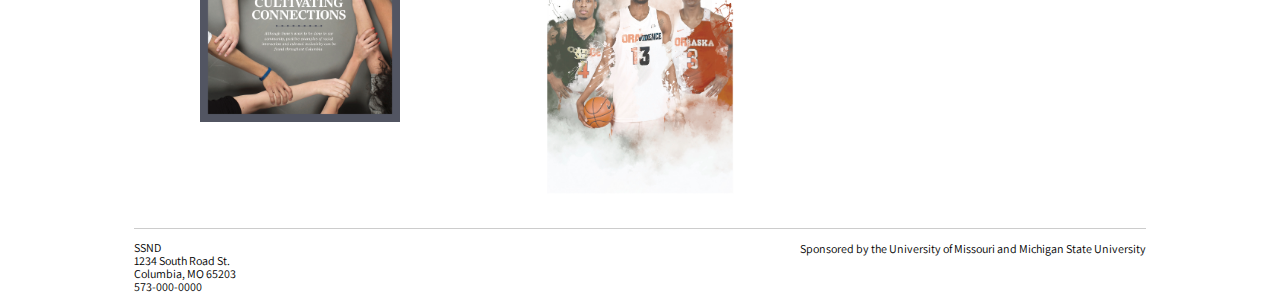
<file: pastwinners_newspapers.html>
<!DOCTYPE html PUBLIC "-//W3C//DTD XHTML 1.0 Transitional//EN"
   "http://www.w3.org/TR/xhtml1/DTD/xhtml1-transitional.dtd">

<html xmlns="http://www.w3.org/1999/xhtml">

<head>
	<title>Past winners | Newspapers</title>
  <meta http-equiv="content-type" content="text/html;charset=utf-8" />
  <meta name="viewport" content="width=device-width, initial-scale=1">
  <link href="https://fonts.googleapis.com/css?family=Assistant|Tauri" rel="stylesheet">
  <link rel="stylesheet" type="text/css" href="style.css" />
  <script src="https://code.jquery.com/jquery-1.12.0.min.js"></script>
  <script src="menu.js" type="text/javascript"></script>
</head>

<body>
  <div id="header">
    <a href="index.html"><img src="logo.png" /></a>
    <div id="navigation">
      <a href="index.html">Home</a>
      <p class="divider"> | </p>
        <div class="dropdown" id="getinvolved">
          <button class="dropbtn">Get Involved</button>
          <div class="dropdown-content">
            <a href="getinvolved_contest.html">News Design Contest</a>
            <a href="getinvolved_scholarship.html">Scholarships</a>
            <a href="getinvolved_judges.html">Judges</a>
          </div>
        </div>
       <p class="divider"> | </p>
       <div class="dropdown" id="pastwinners">
         <button class="dropbtn">Past Winners</button>
         <div class="dropdown-content">
           <a href="pastwinners_newspapers.html">Newspapers</a>
           <a href="pastwinners_magazines.html">Magazines</a>
           <a href="pastwinners_multimedia.html">Web/Multimedia</a>
           <a href="pastwinners_other.html">Other</a>
         </div>
       </div>
      <p class="divider"> | </p>
      <a href="faq.html">FAQ</a>
    </div>
  </div>

<div id="content">
  <h1>Past winners: Newspapers</h1>
  <div class="dropdown">
    <button onclick="myFunction()" class="dropbtn">Select a year</button>
    <div id="myDropdown" class="dropdown-content">
      <a href="#">2017</a>
      <a href="#">2016</a>
      <a href="#">2015</a>
      <a href="#">2014</a>
      <a href="#">2013</a>
      <a href="#">2012</a>
      <a href="#">2011</a>
      <a href="#">2010</a>
      <a href="#">2009</a>
      <a href="#">2008</a>
      <a href="#">2007</a>
      <a href="#">2006</a>
      <a href="#">2005</a>
      <a href="#">2004</a>
      <a href="#">2003</a>
    </div>
  </div>

<h4>Front Page Design</h4>
  <div class="winnergrid" id="1_front_page_design">
    <div class="winner1" id="1_sacha_lusk">
      <p class="awardtitle">First Place</p>
      <p class="winnername">Sacha Lusk</p>
      <a href="past_winners/1_front_page_design/1_sacha_lusk.jpg" target="_blank"><img src="past_winners/1_front_page_design/1_sacha_lusk.jpg"></a>
    </div>
    <div class="winner2" id="2_matthew_ryan">
      <p class="awardtitle">Second Place</p>
      <p class="winnername">Matthew Ryan</p>
      <a href="past_winners/1_front_page_design/2._matthew_ryan.jpg" target="_blank"><img src="past_winners/1_front_page_design/2._matthew_ryan.jpg"></a>
    </div>
    <div class="winner3" id="3_chloe_meister.jpg">
      <p class="awardtitle">Third Place</p>
      <p class="winnername">Chloe Meister</p>
      <a href="past_winners/1_front_page_design/3_chloe_meister.jpg" target="_blank"><img src="past_winners/1_front_page_design/3_chloe_meister.jpg"></a>
    </div>
    <div class="winner4" id="h_brianna_schroer">
      <p class="awardtitle">Honorable Mention</p>
      <p class="winnername">Brianna Schroer</p>
      <a href="past_winners/1_front_page_design/h_brianna_schroer.jpg" target="_blank"><img src="past_winners/1_front_page_design/h_brianna_schroer.jpg"></a>
    </div>
    <div class="winner5" id="h_claire_ramirez">
      <p class="awardtitle">Honorable Mention</p>
      <p class="winnername">Claire Ramirez</p>
      <a href="past_winners/1_front_page_design/h_claire_ramirez.jpg" target="_blank"><img src="past_winners/1_front_page_design/h_claire_ramirez.jpg"></a>
    </div>
  </div>

<h4>Sports Page Design</h4>
  <div class="winnergrid" id="2_sports_page_design">
    <div class="winner1" id="1_jiabing_song">
      <p class="awardtitle">First Place</p>
      <p class="winnername">Jiabing Song</p>
      <a href="past_winners/2_sports_page_design/1_jiabing_song.jpg" target="_blank"><img src="past_winners/2_sports_page_design/1_jiabing_song.jpg"></a>
    </div>
    <div class="winner2" id="3_rahul_mukherjee">
      <p class="awardtitle">Third Place</p>
      <p class="winnername">Rahul Mukherjee</p>
      <a href="past_winners/2_sports_page_design/3_rahul_mukherjee.jpg" target="_blank"><img src="past_winners/2_sports_page_design/3_rahul_mukherjee.jpg"></a>
    </div>
    <div class="winner3" id="h_matthew_ryan">
      <p class="awardtitle">Honorable Mention</p>
      <p class="winnername">Matthew Ryan</p>
      <a href="past_winners/2_sports_page_design/h_matthew_ryan.jpeg" target="_blank"><img src="past_winners/2_sports_page_design/h_matthew_ryan.jpeg"></a>
    </div>
    <div class="winner4" id="h_stephanie_hays">
      <p class="awardtitle">Honorable Mention</p>
      <p class="winnername">Stephanie Hays</p>
      <a href="past_winners/2_sports_page_design/h_stephanie_hays.jpeg" target="_blank"><img src="past_winners/2_sports_page_design/h_stephanie_hays.jpeg"></a>
    </div>
  </div>

<h4>Feature Page Design</h4>
  <div class="winnergrid" id="3_feature_page_design">
    <div class="winner1" id="1_aslak_elias_kelkka">
      <p class="awardtitle">First Place</p>
      <p class="winnername">Aslak Elias Kelkka</p>
      <a href="past_winners/3_feature_page_design/1_aslak_elias_kelkka.jpeg" target="_blank"><img src="past_winners/3_feature_page_design/1_aslak_elias_kelkka.jpeg"></a>
    </div>
    <div class="winner2" id="2_lise_mogensen">
      <p class="awardtitle">Second Place</p>
      <p class="winnername">Lise Mogensen</p>
      <a href="past_winners/3_feature_page_design/2_lise_mogensen.jpeg" target="_blank"><img src="past_winners/3_feature_page_design/2_lise_mogensen.jpeg"></a>
    </div>
    <div class="winner3" id="3_mara_corbett">
      <p class="awardtitle">Third Place</p>
      <p class="winnername">Mara Corbett </p>
      <a href="past_winners/3_feature_page_design/3_mara_corbett.jpg" target="_blank"><img src="past_winners/3_feature_page_design/3_mara_corbett.jpg"></a>
    </div>
    <div class="winner4" id="h_christina_sonet">
      <p class="awardtitle">Honorable Mention </p>
      <p class="winnername">Christina Sonet </p>
      <a href="past_winners/3_feature_page_design/h_christina_sonet.jpeg" target="_blank"><img src="past_winners/3_feature_page_design/h_christina_sonet.jpeg"></a>
    </div>
    <div class="winner5" id="h_marci_suela">
      <p class="awardtitle">Honorable Mention</p>
      <p class="winnername">Marci Suela</p>
      <a href="past_winners/3_feature_page_design/h_marci_suela.jpeg" target="_blank"><img src="past_winners/3_feature_page_design/h_marci_suela.jpeg"></a>
    </div>
    <div class="winner6" id="h_sydney_oakley">
      <p class="awardtitle">Honorable Mention</p>
      <p class="winnername"> Sydney Oakley</p>
      <a href="past_winners/3_feature_page_design/h_sydney_oakley.jpg" target="_blank"><img src="past_winners/3_feature_page_design/h_sydney_oakley.jpg"></a>
    </div>
  </div>

<h4>Special Sections</h4>
  <div class="winnergrid" id="4_special_sections">
    <div class="winner1" id="1_matthew_ryan">
      <p class="awardtitle">First Place</p>
      <p class="winnername">Matthew Ryan</p>
      <a href="past_winners/4_special_sections/1_matthew_ryan.jpeg" target="_blank"><img src="past_winners/4_special_sections/1_matthew_ryan.jpeg"></a>
    </div>
    <div class="winner2" id="2_allison_mann">
      <p class="awardtitle">Second Place</p>
      <p class="winnername">Allison Mann</p>
      <a href="past_winners/4_special_sections/2_allison_mann.jpeg" target="_blank"><img src="past_winners/4_special_sections/2_allison_mann.jpeg"></a>
    </div>
    <div class="winner3" id="3_becky_scheib">
      <p class="awardtitle">Third Place</p>
      <p class="winnername">Becky Scheib</p>
      <a href="past_winners/4_special_sections/3_becky_scheib.jpeg" target="_blank"><img src="past_winners/4_special_sections/3_becky_scheib.jpeg"></a>
    </div>
    <div class="winner4" id="h_brianna_schroer">
      <p class="awardtitle">Honorable Mention</p>
      <p class="winnername">Brianna Schroer</p>
      <a href="past_winners/4_special_sections/h_brianna_schroer.jpeg" target="_blank"><img src="past_winners/4_special_sections/h_brianna_schroer.jpeg"></a>
    </div>
    <div class="winner5" id="h_claire_ramirez">
      <p class="awardtitle">Honorable Mention</p>
      <p class="winnername">Claire Ramirez </p>
      <a href="past_winners/4_special_sections/h_claire_ramirez.jpeg" target="_blank"><img src="past_winners/4_special_sections/h_claire_ramirez.jpeg"></a>
    </div>
  </div>
</div>


<footer>
  <p class="contact">SSND<br />
  1234 South Road St.<br />
  Columbia, MO 65203<br />
  573-000-0000</p>
  <p class="sponsored">Sponsored by the University of Missouri and Michigan State University</p>
</footer>

</body>
</html>
</file>
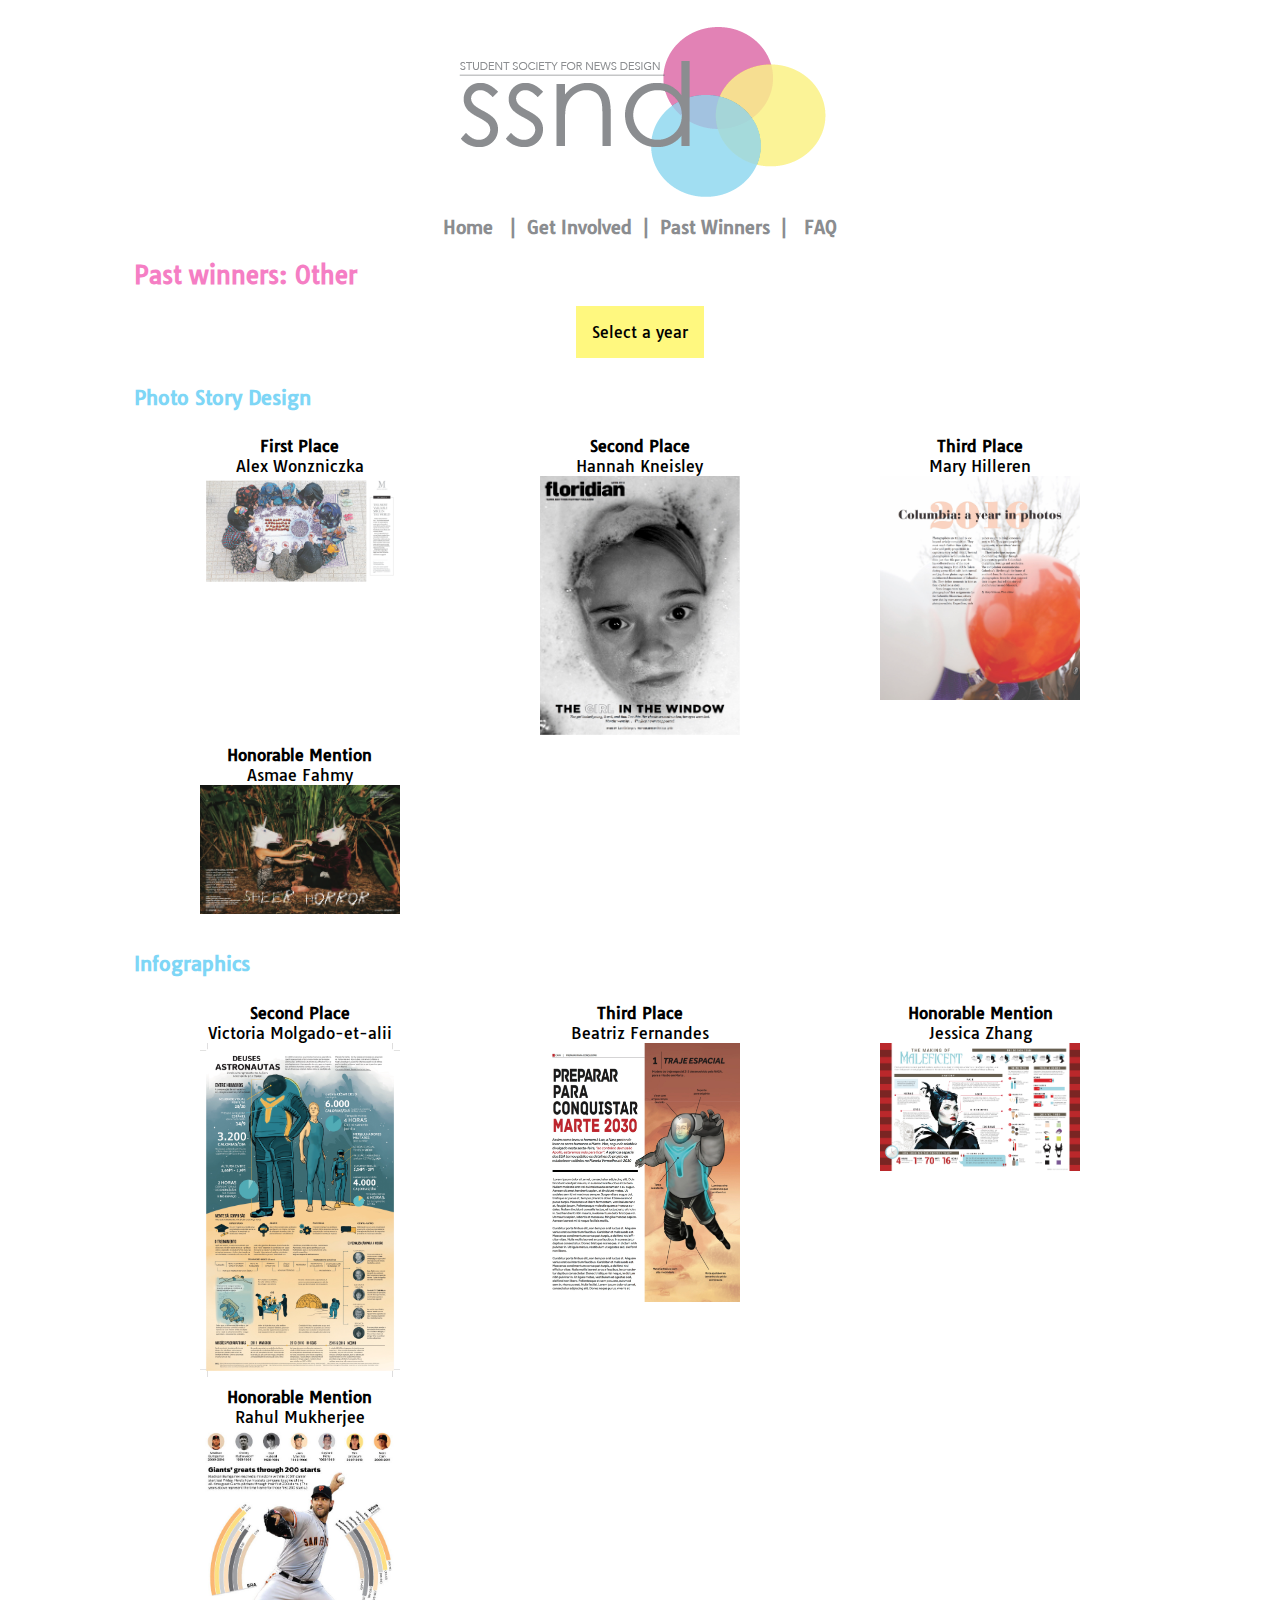
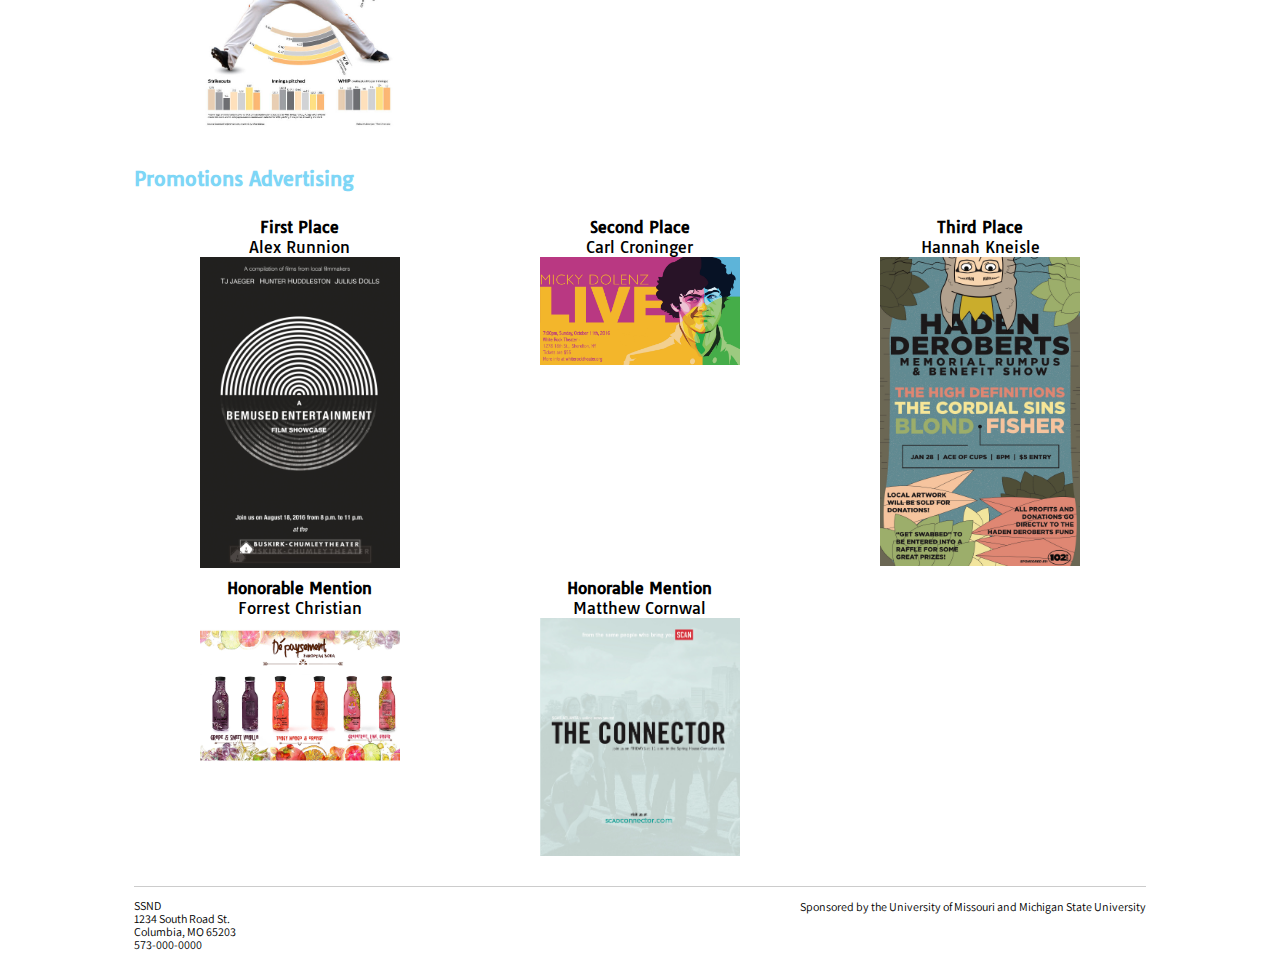
<file: pastwinners_other.html>
<!DOCTYPE html PUBLIC "-//W3C//DTD XHTML 1.0 Transitional//EN"
   "http://www.w3.org/TR/xhtml1/DTD/xhtml1-transitional.dtd">

<html xmlns="http://www.w3.org/1999/xhtml">

<head>
	<title>Past winners | Other</title>
  <meta http-equiv="content-type" content="text/html;charset=utf-8" />
  <meta name="viewport" content="width=device-width, initial-scale=1">
  <link href="https://fonts.googleapis.com/css?family=Assistant|Tauri" rel="stylesheet">
  <link rel="stylesheet" type="text/css" href="style.css" />
  <script src="https://code.jquery.com/jquery-1.12.0.min.js"></script>
  <script src="menu.js" type="text/javascript"></script>
</head>

<body>
  <div id="header">
    <a href="index.html"><img src="logo.png" /></a>
    <div id="navigation">
      <a href="index.html">Home</a>
      <p class="divider"> | </p>
        <div class="dropdown" id="getinvolved">
          <button class="dropbtn">Get Involved</button>
          <div class="dropdown-content">
            <a href="getinvolved_contest.html">News Design Contest</a>
            <a href="getinvolved_scholarship.html">Scholarships</a>
            <a href="getinvolved_judges.html">Judges</a>
          </div>
        </div>
       <p class="divider"> | </p>
       <div class="dropdown" id="pastwinners">
         <button class="dropbtn">Past Winners</button>
         <div class="dropdown-content">
           <a href="pastwinners_newspapers.html">Newspapers</a>
           <a href="pastwinners_magazines.html">Magazines</a>
           <a href="pastwinners_multimedia.html">Web/Multimedia</a>
           <a href="pastwinners_other.html">Other</a>
         </div>
       </div>
      <p class="divider"> | </p>
      <a href="faq.html">FAQ</a>
    </div>
  </div>

<div id="content">
  <h1>Past winners: Other</h1>
  <div class="dropdown">
    <button onclick="myFunction()" class="dropbtn">Select a year</button>
    <div id="myDropdown" class="dropdown-content">
      <a href="#">2017</a>
      <a href="#">2016</a>
      <a href="#">2015</a>
      <a href="#">2014</a>
      <a href="#">2013</a>
      <a href="#">2012</a>
      <a href="#">2011</a>
      <a href="#">2010</a>
      <a href="#">2009</a>
      <a href="#">2008</a>
      <a href="#">2007</a>
      <a href="#">2006</a>
      <a href="#">2005</a>
      <a href="#">2004</a>
      <a href="#">2003</a>
    </div>
  </div>

  <h4>Photo Story Design</h4>
  <div class="winnergrid" id="9_photo_story_design">
    <div class="winner1" id="1_alex_wozniczka">
      <p class="awardtitle">First Place</p>
      <p class="winnername">Alex Wonzniczka</p>
      <a href="past_winners/9_photo_story_design/1_alex_wozniczka.jpeg" target="_blank"><img src="past_winners/9_photo_story_design/1_alex_wozniczka.jpeg"></a>
    </div>
    <div class="winner2" id="2_hannah_kneisley">
      <p class="awardtitle">Second Place</p>
      <p class="winnername">Hannah Kneisley</p>
      <a href="past_winners/9_photo_story_design/2_hannah_kneisley.jpeg" target="_blank"><img src="past_winners/9_photo_story_design/2_hannah_kneisley.jpeg"></a>
    </div>
    <div class="winner3" id="3_mary_hilleren">
      <p class="awardtitle">Third Place</p>
      <p class="winnername">Mary Hilleren</p>
      <a href="past_winners/9_photo_story_design/3_mary_hilleren.jpg" target="_blank"><img src="past_winners/9_photo_story_design/3_mary_hilleren.jpg"></a>
    </div>
    <div class="winner4" id="h_asmae_fahmy">
      <p class="awardtitle">Honorable Mention</p>
      <p class="winnername">Asmae Fahmy</p>
      <a href="past_winners/9_photo_story_design/h_asmae_fahmy.jpeg" target="_blank"><img src="past_winners/9_photo_story_design/h_asmae_fahmy.jpeg"></a>
    </div>
 </div>

  <h4>Infographics</h4>
   <div class="winnergrid" id="10_infographics">
     <!-- first place file was missing -->
     <div class="winner1" id="2_victoria_molgado-et-alii">
       <p class="awardtitle">Second Place</p>
       <p class="winnername">Victoria Molgado-et-alii</p>
       <a href="past_winners/10_infographics/2_victoria_molgado-et-alii.jpg" target="_blank"><img src="past_winners/10_infographics/2_victoria_molgado-et-alii.jpg"></a>
     </div>
     <div class="winner2" id="3_beatriz_fernandes">
       <p class="awardtitle">Third Place</p>
       <p class="winnername">Beatriz Fernandes</p>
        <a href="past_winners/10_infographics/3_beatriz_fernandes.jpeg" target="_blank"><img src="past_winners/10_infographics/3_beatriz_fernandes.jpeg"></a>
     </div>
     <div class="winner3" id="h_jessica_zhang">
       <p class="awardtitle">Honorable Mention</p>
       <p class="winnername">Jessica Zhang</p>
        <a href="past_winners/10_infographics/h_jessica_zhang.jpeg" target="_blank"><img src="past_winners/10_infographics/h_jessica_zhang.jpeg"></a>
     </div>
     <div class="winner4" id="h_rahul_mukherjee">
       <p class="awardtitle">Honorable Mention</p>
       <p class="winnername">Rahul Mukherjee</p>
        <a href="past_winners/10_infographics/h_rahul_mukherjee.jpg" target="_blank"><img src="past_winners/10_infographics/h_rahul_mukherjee.jpg"></a>
     </div>
   </div>

   <h4>Promotions Advertising</h4>
     <div class="winnergrid" id="11_promotions_advertising">
       <div class="winner1" id="1_alex_runnion">
         <p class="awardtitle">First Place</p>
         <p class="winnername">Alex Runnion</p>
         <a href="past_winners/11_promotions_advertising/1_alex_runnion.png" target="_blank"><img src="past_winners/11_promotions_advertising/1_alex_runnion.png"></a>
       </div>
       <div class="winner2" id="2_carl_croninger">
         <p class="awardtitle">Second Place</p>
         <p class="winnername">Carl Croninger</p>
         <a href="past_winners/11_promotions_advertising/2_carl_croninger.jpeg" target="_blank"><img src="past_winners/11_promotions_advertising/2_carl_croninger.jpeg"></a>
       </div>
       <div class="winner3" id="3_hannah_kneisle">
         <p class="awardtitle">Third Place</p>
         <p class="winnername">Hannah Kneisle</p>
         <a href="past_winners/11_promotions_advertising/3_hannah_kneisley.jpeg" target="_blank"><img src="past_winners/11_promotions_advertising/3_hannah_kneisley.jpeg"></a>
       </div>
       <div class="winner4" id="h_forrest_christian">
         <p class="awardtitle">Honorable Mention</p>
         <p class="winnername">Forrest Christian</p>
         <a href="past_winners/11_promotions_advertising/h_forrest_christian.jpeg" target="_blank"><img src="past_winners/11_promotions_advertising/h_forrest_christian.jpeg"></a>
       </div>
       <div class="winner5" id="h_matthew_cornwal">
         <p class="awardtitle">Honorable Mention</p>
         <p class="winnername">Matthew Cornwal</p>
         <a href="past_winners/11_promotions_advertising/h_matthew_cornwall.jpeg" target="_blank"><img src="past_winners/11_promotions_advertising/h_matthew_cornwall.jpeg"></a>
       </div>
    </div>

</div>


<footer>
  <p class="contact">SSND<br />
  1234 South Road St.<br />
  Columbia, MO 65203<br />
  573-000-0000</p>
  <p class="sponsored">Sponsored by the University of Missouri and Michigan State University</p>
</footer>

</body>
</html>
</file>
<file: style.css>
/*logo and navigation styles*/
#header {
  text-align: center;
  margin-top: 0;
  font-family: 'Tauri', sans-serif;
  font-weight: bold;
  color: #8B8D90;
  font-size: 18px;
}
#header a, a:visited{
  text-decoration: none;
  color: #8B8D90;
}
#header a:hover {
  text-decoration: underline;
  /*color: #7ED6F6;*/
}
#navigation .divider {
  display: inline;
}

/*dropdown navigation styles*/
#navigation .dropbtn {
    border: none;
    cursor: pointer;
    font-family: 'Tauri', sans-serif;
    font-weight: bold;
    color: #8B8D90;
    font-size: 18px;
    background-color: white;
}
#navigation .dropdown {
    position: relative;
    display: inline-block;
}
#navigation .dropdown-content {
    display: none;
    position: absolute;
    color: #8B8D90;
    background-color: #f9f9f9;
    box-shadow: 0px 8px 16px 0px rgba(0,0,0,0.2);
    z-index: 1;
}
#navigation a {
  padding: 12px;
}
#navigation .dropdown-content a {
    color: #8B8D90;
    padding: 12px;
    text-decoration: none;
    display: block;
    font-size: 12px;
}
#navigation .dropdown-content a:hover {
  background-color: #f1f1f1
}
#navigation .dropdown:hover .dropdown-content {
    display: block;
}

/*content container styles*/
#content {
  margin: 20px auto;
  text-align: center;
  width: 80%;
}
#content p {
  margin: 0 auto;
  text-align: left;
  font-family: 'Assistant', sans-serif;
}


/*footer styles*/
footer {
   border-top: 1px solid #ccc;
   width: 80%;
   margin: 0 auto;
}
footer p {
  font-size: 12px;
  font-family: 'Assistant', sans-serif;
}
footer .contact {
  float: left;
  line-height: 13px;
}
footer .sponsored {
  float: right;
  text-align: right;
}

/*homepage specific styles*/
.homepage img {
  width: 80%;
}

video {
  width: 80%;
  margin: 0 auto;
}
.intro:first-letter {
  font-size: 300%;
  font-weight: bold;
  float: left;
  width: 1em;
  line-height: 35px;
  padding-top: 3px;
  padding-right: 3px;
}

/*page title*/
h1 {
  font-size: 24px;
  color: #F57EC4;
  font-family: 'Tauri', sans-serif;
  text-align: left;
}

/*submit link*/
.submitbutton {
  text-align: center;
  background-color: #FFF87F;
  color: black;
  padding: 16px;
  font-size: 16px;
  font-family: 'Tauri', sans-serif;
  border: none;
  cursor: pointer;
}

h2 {
  font-size: 23px;
  color: black;
  font-family: 'Tauri', sans-serif;
  text-align: left;
}

/*page subhead*/
h3 {
  font-size: 22px;
  color: #7ED6F6;
  font-family: 'Tauri', sans-serif;
  text-align: left;
}

/*FAQ specific styles*/
.q {
  font-weight: bold;
}

/*form specific styles */
.form {
  font-weight: bold;
  font-size: 20px;
}
.formcontent {
  width: 60%;
}
input {
    font-family: 'Tauri', sans-serif;
}

/* Dropdown Button */
#content .dropbtn {
    background-color: #FFF87F;
    color: black;
    padding: 16px;
    font-size: 16px;
    font-family: 'Tauri', sans-serif;
    border: none;
    cursor: pointer;
}

#content .dropbtn:hover, .dropbtn:focus {
    background-color: #FFF87F;
}

#content .dropdown {
    position: center;
    display: inline-block;
}

#content .dropdown-content {
    display: none;
    position: absolute;
    background-color: #f9f9f9;
    padding: 0px 24px 0px 24px;
    box-shadow: 0px 8px 16px 0px rgba(0,0,0,0.2);
    z-index: 1;
}

#content .dropdown-content a {
    color: black;
    padding: 12px 16px;
    text-decoration: none;
    font-family: 'Tauri', sans-serif;
    display: block;
}

#content .dropdown-content a:hover {background-color: #f1f1f1}

#content .show {display:block;}


/*grid for past winners*/
h4 {
  /*heading styles for competition categories*/
  font-size: 20px;
  font-family: 'Tauri', sans-serif;
  text-align: left;
  color: #7ED6F6;
}
.winnergrid {
  display: grid;
  grid-gap: 10px;
  justify-content: center;
  grid-template-columns: 1fr 1fr 1fr;
  grid-template-areas:
  "a b c"
  "d e f"
  "g h .";
}

#content .awardtitle {
  text-align: center;
  font-weight: bold;
  font-family: 'Tauri', sans-serif;
}
#content .winnername {
  text-align:center;
  font-family: 'Tauri', sans-serif;
}

.winnergrid img {
  width: 200px;
}

.winner1 {
  grid-area: a;
}

.winner2 {
  grid-area: b;
}

.winner3 {
  grid-area: c;
}

.winner4 {
  grid-area: d;
}

.winner5 {
  grid-area: e;
}

.winner6 {
  grid-area: f;
}

.winner7 {
  grid-area: g;
}

.winner8 {
  grid-area: h;
}

/** media queries **/
@media screen and (max-width: 650px){
  .winnergrid {
    grid-template-columns: 1fr 1fr;
    grid-template-areas:
    "a b"
    "c d"
    "e f"
    "g h";
  }
  .winnergrid img {
    width: 75%;
  }
}

@media screen and (max-width: 450px){
  #header img {
    width: 200px;
  }
  #header {
    font-size: 12px;
  }
  #navigation .dropbtn {
    font-size: 12px;
  }
  h1, h2, h3, h4 {
    font-size: 16px;
  }
  #content {
    width: 100%;
  }
  .sponsored {
    float: left;
    text-align: left;
  }
  .winnergrid {
    grid-template-columns: 1fr;
    grid-template-areas:
    "a"
    "b"
    "c"
    "d"
    "e"
    "f"
    "g"
    "h";
  }
  video {
    90%;
  }
}
@media screen and (max-width: 350px) {
  #navigation a {
    padding: 5px;
  }
}
</file>
